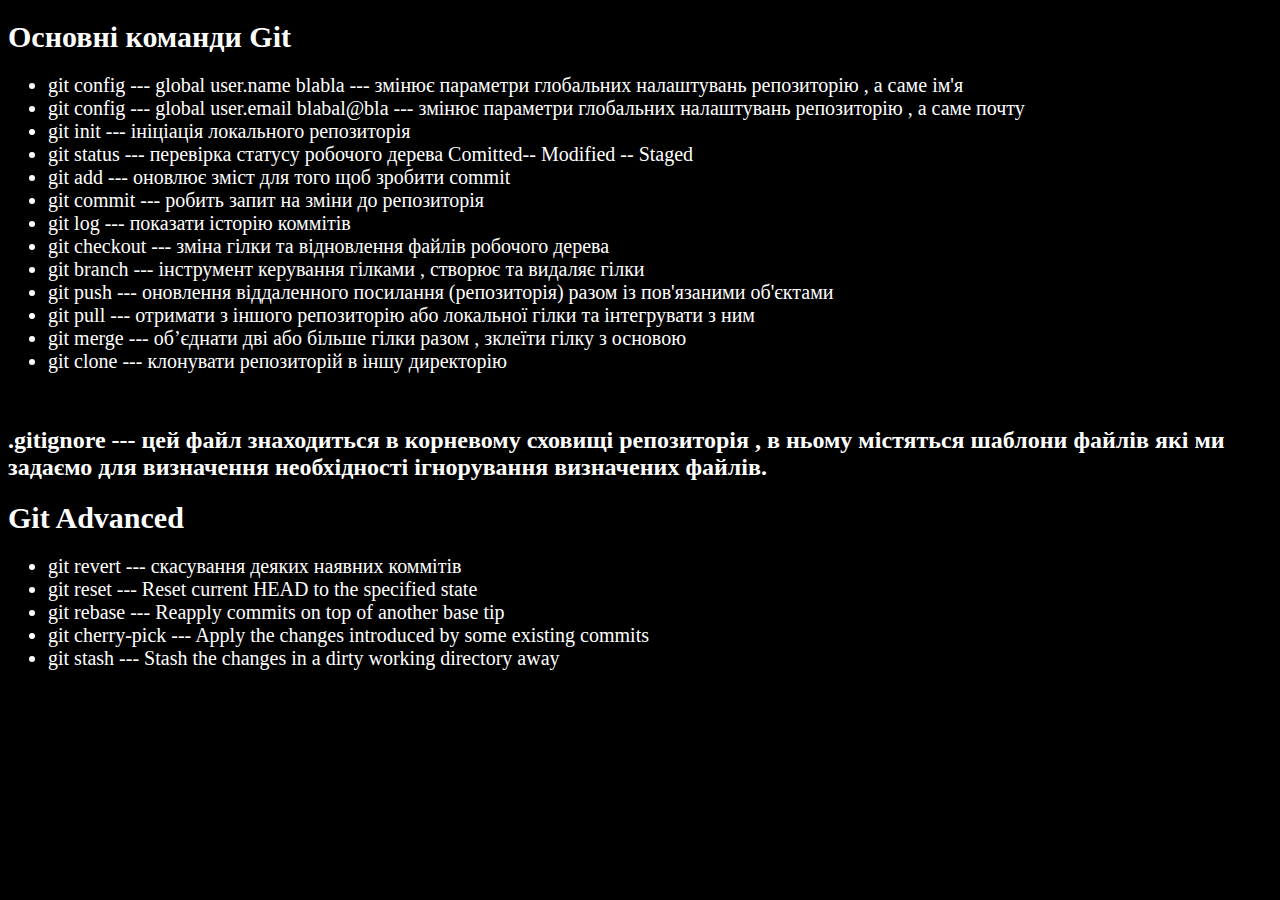
<file: homework#1/index.html>
<!DOCTYPE html>
<html lang="en">

<head>
   <style>
      h1 {
         color: white;
         font-size: 30px;
      }


      li {
         color: white;
         font-size: 20px;
      }
   </style>
   <meta charset="UTF-8">
   <meta http-equiv="X-UA-Compatible" content="IE=edge">
   <meta name="viewport" content="width=device-width, initial-scale=1.0">
   <title>Cursor</title>
</head>

<body style="background-color:black" ;>
   <h1>Основні команди Git</h1>
   <ul>
      <li>git config --- global user.name blabla --- змінює параметри глобальних налаштувань репозиторію , а саме
         ім'я
      </li>
      <li>git config --- global user.email blabal@bla --- змінює параметри глобальних налаштувань репозиторію , а
         саме
         почту</li>
      <li>git init --- ініціація локального репозиторія</li>
      <li>git status --- перевірка статусу робочого дерева Comitted-- Modified -- Staged </li>
      <li>git add --- оновлює зміст для того щоб зробити commit </li>
      <li>git commit --- робить запит на зміни до репозиторія</li>
      <li>git log --- показати історію коммітів</li>
      <li>git checkout --- зміна гілки та відновлення файлів робочого дерева</li>
      <li>git branch --- інструмент керування гілками , створює та видаляє гілки</li>
      <li>git push --- оновлення віддаленного посилання (репозиторія) разом із пов'язаними об'єктами</li>
      <li>git pull --- отримати з іншого репозиторію або локальної гілки та інтегрувати з ним</li>
      <li>git merge --- об’єднати дві або більше гілки разом , зклеїти гілку з основою</li>
      <li>git clone --- клонувати репозиторій в іншу директорію</li>

   </ul>
   <br>

   <h2 style="color: white ">
      .gitignore --- цей файл знаходиться в корневому сховищі репозиторія , в ньому містяться шаблони файлів які ми
      задаємо для визначення необхідності ігнорування визначених файлів.
   </h2>
   <h1>Git Advanced</h1>
   <ul>
      <li>git revert --- скасування деяких наявних коммітів</li>
      <li>git reset --- Reset current HEAD to the specified state</li>
      <li>git rebase --- Reapply commits on top of another base tip</li>
      <li>git cherry-pick --- Apply the changes introduced by some existing commits</li>
      <li>git stash --- Stash the changes in a dirty working directory away</li>
   </ul>
</body>

</html>
</file>
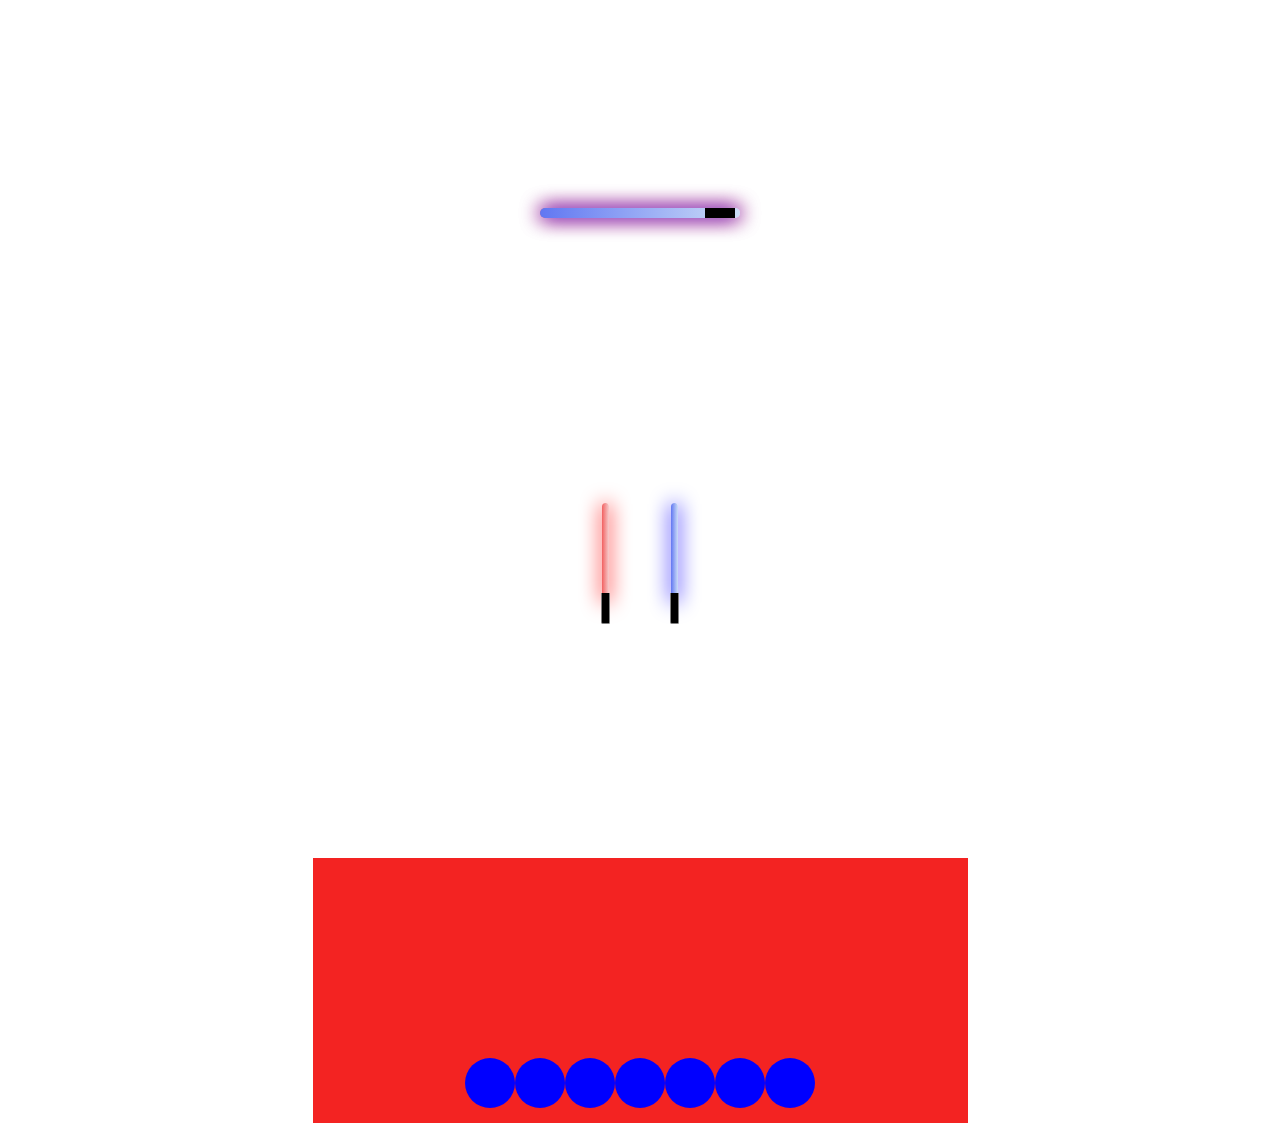
<file: homework10/index.html>
<!DOCTYPE html>
<html lang="en">

<head>
   <meta charset="UTF-8">
   <meta http-equiv="X-UA-Compatible" content="IE=edge">
   <meta name="viewport" content="width=device-width, initial-scale=1.0">
   <link rel="stylesheet" href="./styles/style.css">
   <title>Homework 10</title>
</head>

<body>
   <div class="animations-box_wrapper">
      <div class="starwars">
         <div class="laserblade_red">
            <div class="handle"></div>
         </div>
         <div class="laserblade_blue">
            <div class="handle"></div>
         </div>
      </div>
      <div class="starwars_second">
         <div class="rotate_red">
            <div class="laserblade_red2"></div>
         </div>
         <div class="rotate_blue">
            <div class="laserblade_blue2"></div>
         </div>
      </div>
      <!-- NEWTON ANIMATION  -->

      <div class="newton">

         <div class="wrapper">
            <div class="first-ball"></div>
         </div>
         <svg width="50" height="50">
            <circle cx="25" cy="25" r="25" fill="blue"></circle>
         </svg>
         <svg width="50" height="50">
            <circle cx="25" cy="25" r="25" fill="blue"></circle>
         </svg>
         <svg width="50" height="50">
            <circle cx="25" cy="25" r="25" fill="blue"></circle>
         </svg>
         <svg width="50" height="50">
            <circle cx="25" cy="25" r="25" fill="blue"></circle>
         </svg>
         <svg width="50" height="50">
            <circle cx="25" cy="25" r="25" fill="blue"></circle>
         </svg>
         <div class="wrapper">
            <div class="second-ball"></div>
         </div>

      </div>
   </div>

</body>

</html>
</file>
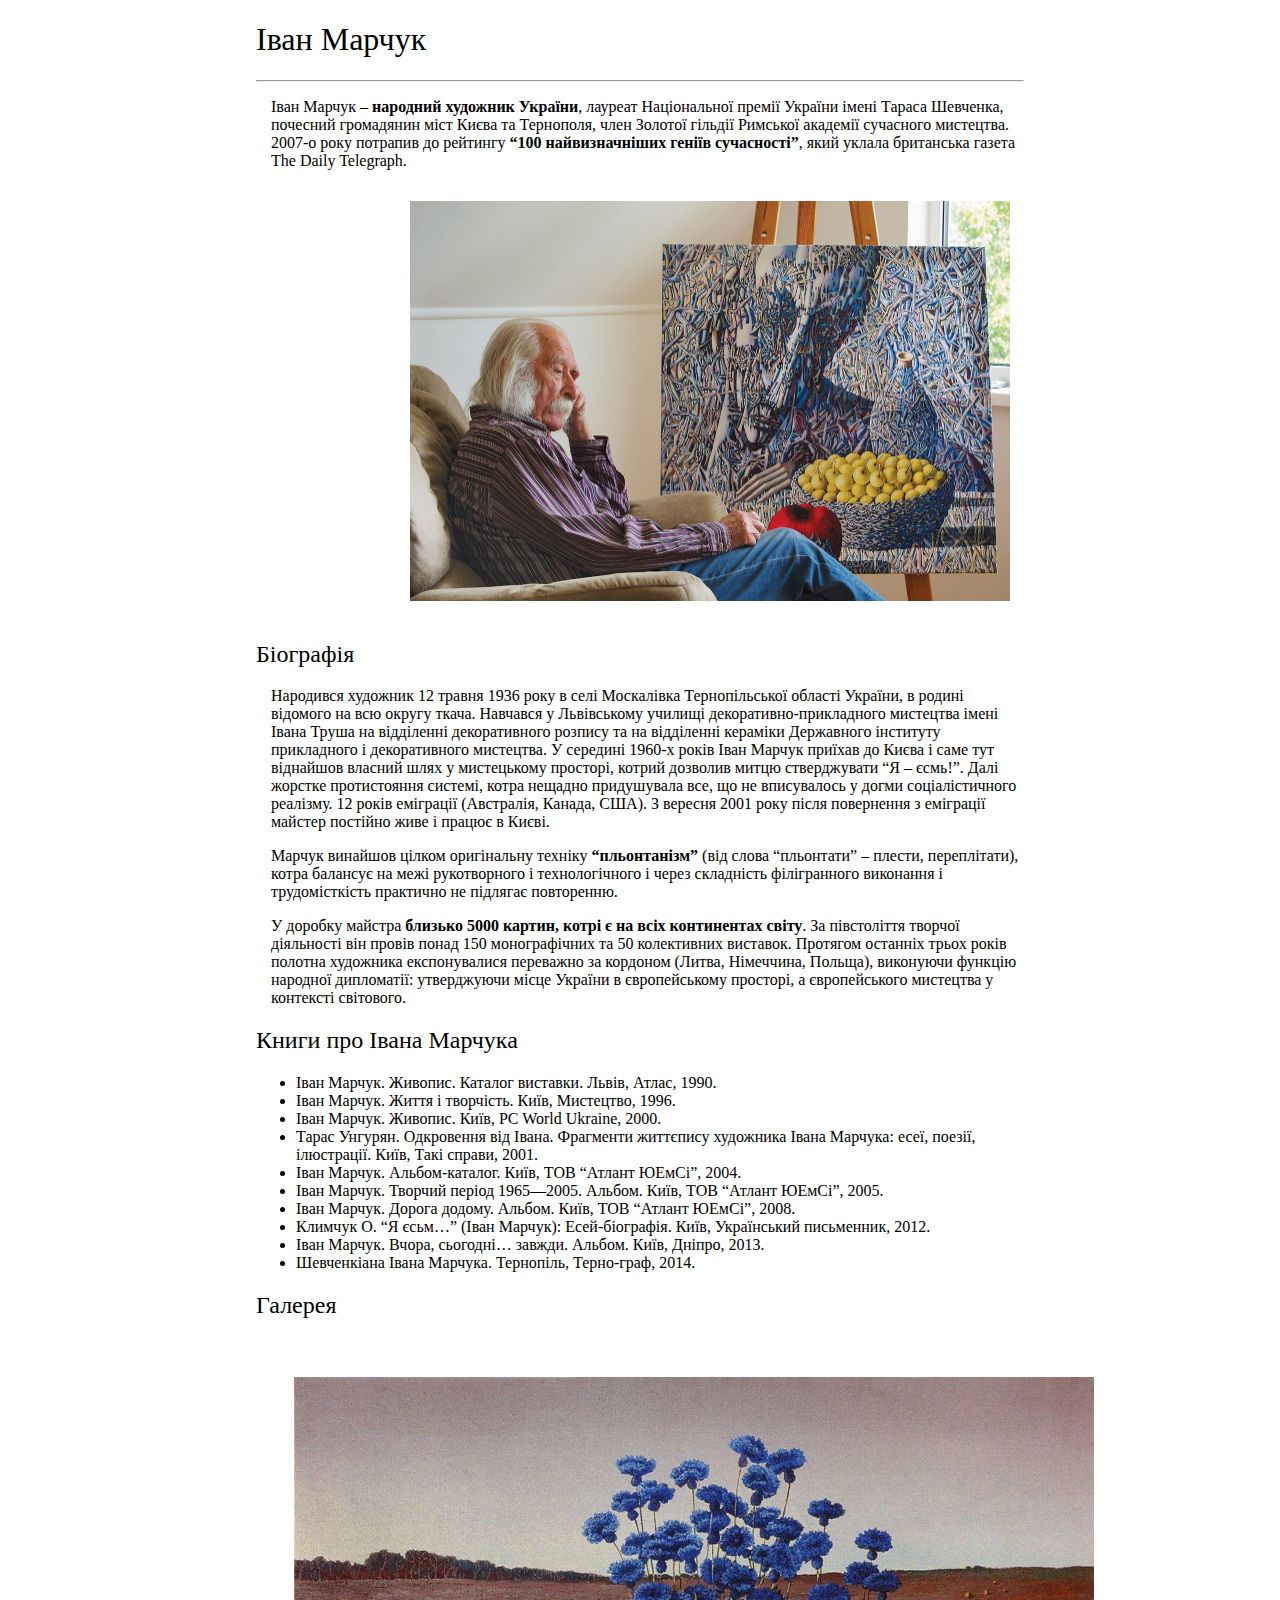
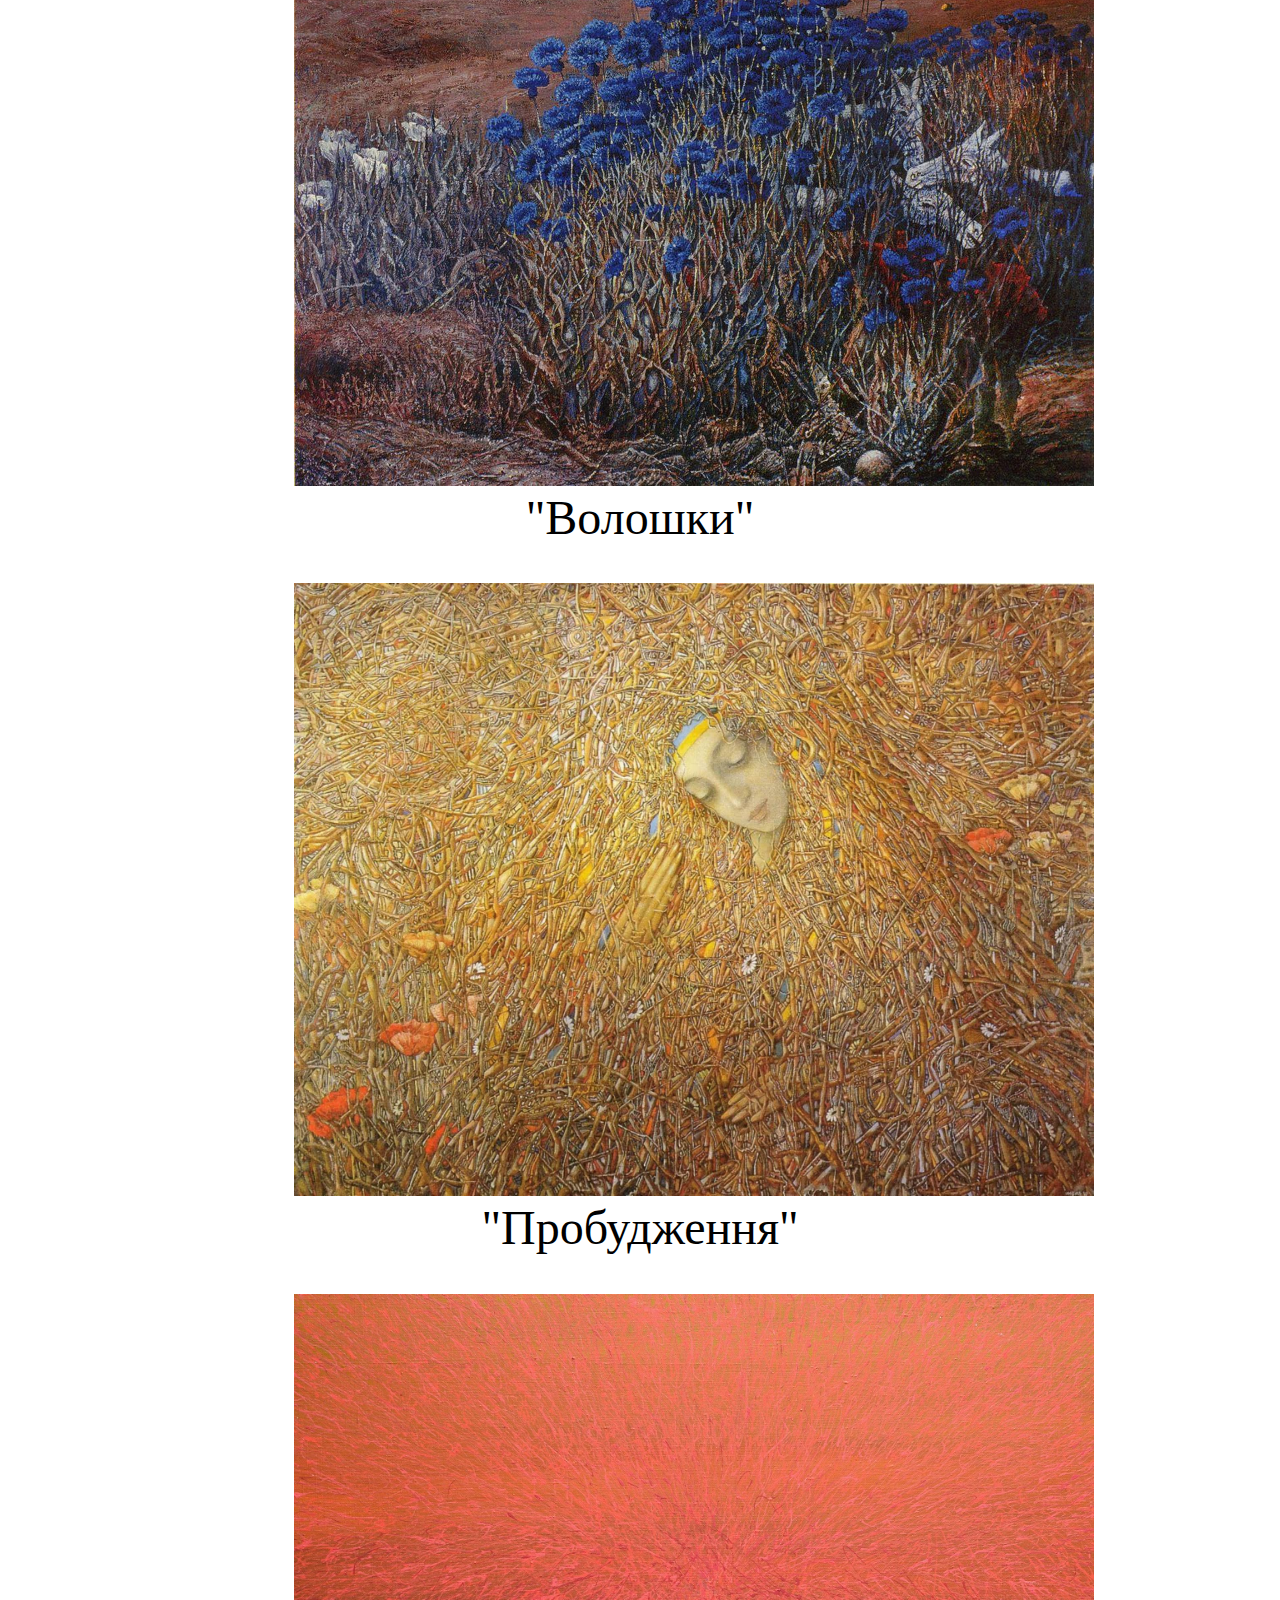
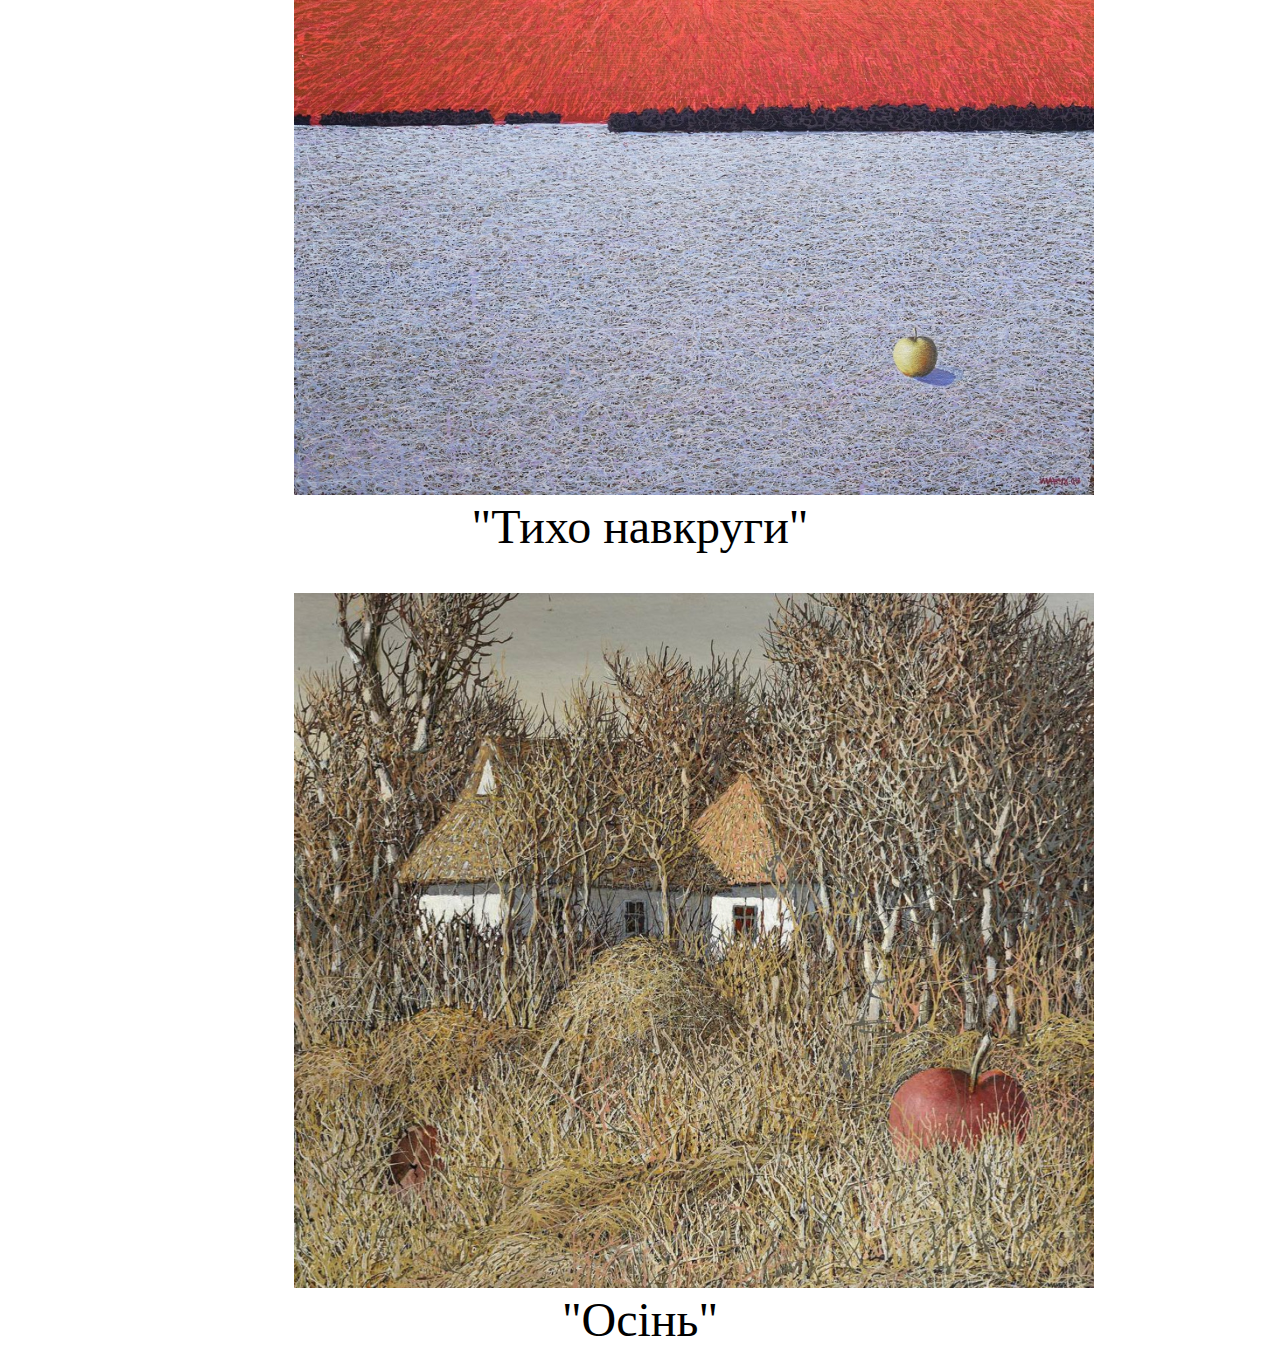
<file: homework2/index.html>
<!DOCTYPE html>
<html lang="en">

<head>
   <style>
      .maintext {
         margin-left: 15px;
      }

      .heading {
         font-family: verdana;
         font-weight: normal;
      }

      .gallery_items {
         margin: 5% 5% 0% 5%;
      }

      .heading_img {
         text-align: center;
         font-size: 3em;
         font-family: Calibri;
      }
   </style>
   <meta charset="UTF-8">
   <meta http-equiv="X-UA-Compatible" content="IE=edge">
   <meta name="viewport" content="width=device-width, initial-scale=1.0">
   <title>Ivan Marchuk</title>

</head>



<body style="margin:0 20% 0 20%;">
   <section>

      <h1 class="heading">Іван Марчук</h1>
      <hr>
      <p class="maintext">Іван Марчук – <strong>народний художник України</strong>, лауреат Національної премії України
         імені Тараса
         Шевченка, почесний
         громадянин міст Києва та Тернополя, член Золотої гільдії Римської академії сучасного мистецтва. 2007-о року
         потрапив до рейтингу <strong>“100 найвизначніших геніїв сучасності”</strong>, який уклала британська газета The
         Daily Telegraph.
      </p>
   </section>
   <img src="./img/original.jpg" alt="Ivan Marchuk photo" width="600px" height="400px" style="margin: 2% 20% 2% 20%;">
   <h2 class="heading">Біографія</h2>
   <main>
      <div class="maintext">
         <p>
            Народився художник 12 травня 1936 року в селі Москалівка Тернопільської області України, в родині відомого
            на
            всю
            округу ткача. Навчався у Львівському училищі декоративно-прикладного мистецтва імені Івана Труша на
            відділенні
            декоративного розпису та на відділенні кераміки Державного інституту прикладного і декоративного мистецтва.
            У
            середині 1960-х років Іван Марчук приїхав до Києва і саме тут віднайшов власний шлях у мистецькому просторі,
            котрий
            дозволив митцю стверджувати “Я – єсмь!”. Далі жорстке протистояння системі, котра нещадно придушувала все,
            що
            не
            вписувалось у догми соціалістичного реалізму. 12 років еміграції (Австралія, Канада, США). З вересня 2001
            року
            після
            повернення з еміграції майстер постійно живе і працює в Києві.
         <p>
            Марчук винайшов цілком оригінальну техніку <strong>“пльонтанізм”</strong> (від слова “пльонтати” ‒ плести,
            переплітати), котра
            балансує на межі рукотворного і технологічного і через складність філігранного виконання і трудомісткість
            практично не підлягає повторенню.
         </p>
         <p>
            У доробку майстра<strong> близько 5000 картин, котрі є на всіх континентах світу</strong>. За
            півстоліття
            творчої
            діяльності він
            провів понад 150 монографічних та 50 колективних виставок. Протягом останніх трьох років полотна художника
            експонувалися переважно за кордоном (Литва, Німеччина, Польща), виконуючи функцію народної дипломатії:
            утверджуючи
            місце України в європейському просторі, а європейського мистецтва у контексті світового.
         </p>
         </p>
      </div>
   </main>

   <section>

      <h2 class="heading">Книги про Івана Марчука</h2>

      <ul>
         <li>Іван Марчук. Живопис. Каталог виставки. Львів, Атлас, 1990.</li>
         <li>Іван Марчук. Життя і творчість. Київ, Мистецтво, 1996.</li>
         <li>Іван Марчук. Живопис. Київ, PC World Ukraine, 2000.</li>
         <li>Тарас Унгурян. Одкровення від Івана. Фрагменти життєпису художника Івана Марчука: есеї, поезії, ілюстрації.
            Київ, Такі справи, 2001.</li>
         <li>Іван Марчук. Альбом-каталог. Київ, ТОВ “Атлант ЮЕмСі”, 2004.</li>
         <li>Іван Марчук. Творчий період 1965—2005. Альбом. Київ, ТОВ “Атлант ЮЕмСі”, 2005.</li>
         <li>Іван Марчук. Дорога додому. Альбом. Київ, ТОВ “Атлант ЮЕмСі”, 2008.</li>
         <li>Климчук О. “Я єсьм…” (Іван Марчук): Есей-біографія. Київ, Український письменник, 2012.</li>
         <li>Іван Марчук. Вчора, сьогодні… завжди. Альбом. Київ, Дніпро, 2013.</li>
         <li>Шевченкіана Івана Марчука. Тернопіль, Терно-граф, 2014.</li>
      </ul>
   </section>

   <section>

      <h2 class="heading">Галерея</h2>

      <img class="gallery_items" src="./img/im-marchuk3.jpg" alt="painting1" width="800px">
      <div class="heading_img">"Волошки"</div>
      <img class="gallery_items" src="./img/ivan-marchuk-2021-ma-005.jpg" alt="painting2" width="800px">
      <div class="heading_img">"Пробудження"</div>
      <img class="gallery_items" src="./img/Marchuk-winter-apple.jpg" alt="painting3" width="800px">
      <div class="heading_img">"Тихо навкруги"</div>
      <img class="gallery_items" src="./img/photo_5386605059472734502_y.jpg" alt="painting4" width="800px">
      <div class="heading_img">"Осінь"</div>

   </section>

</body>


</html>
</file>
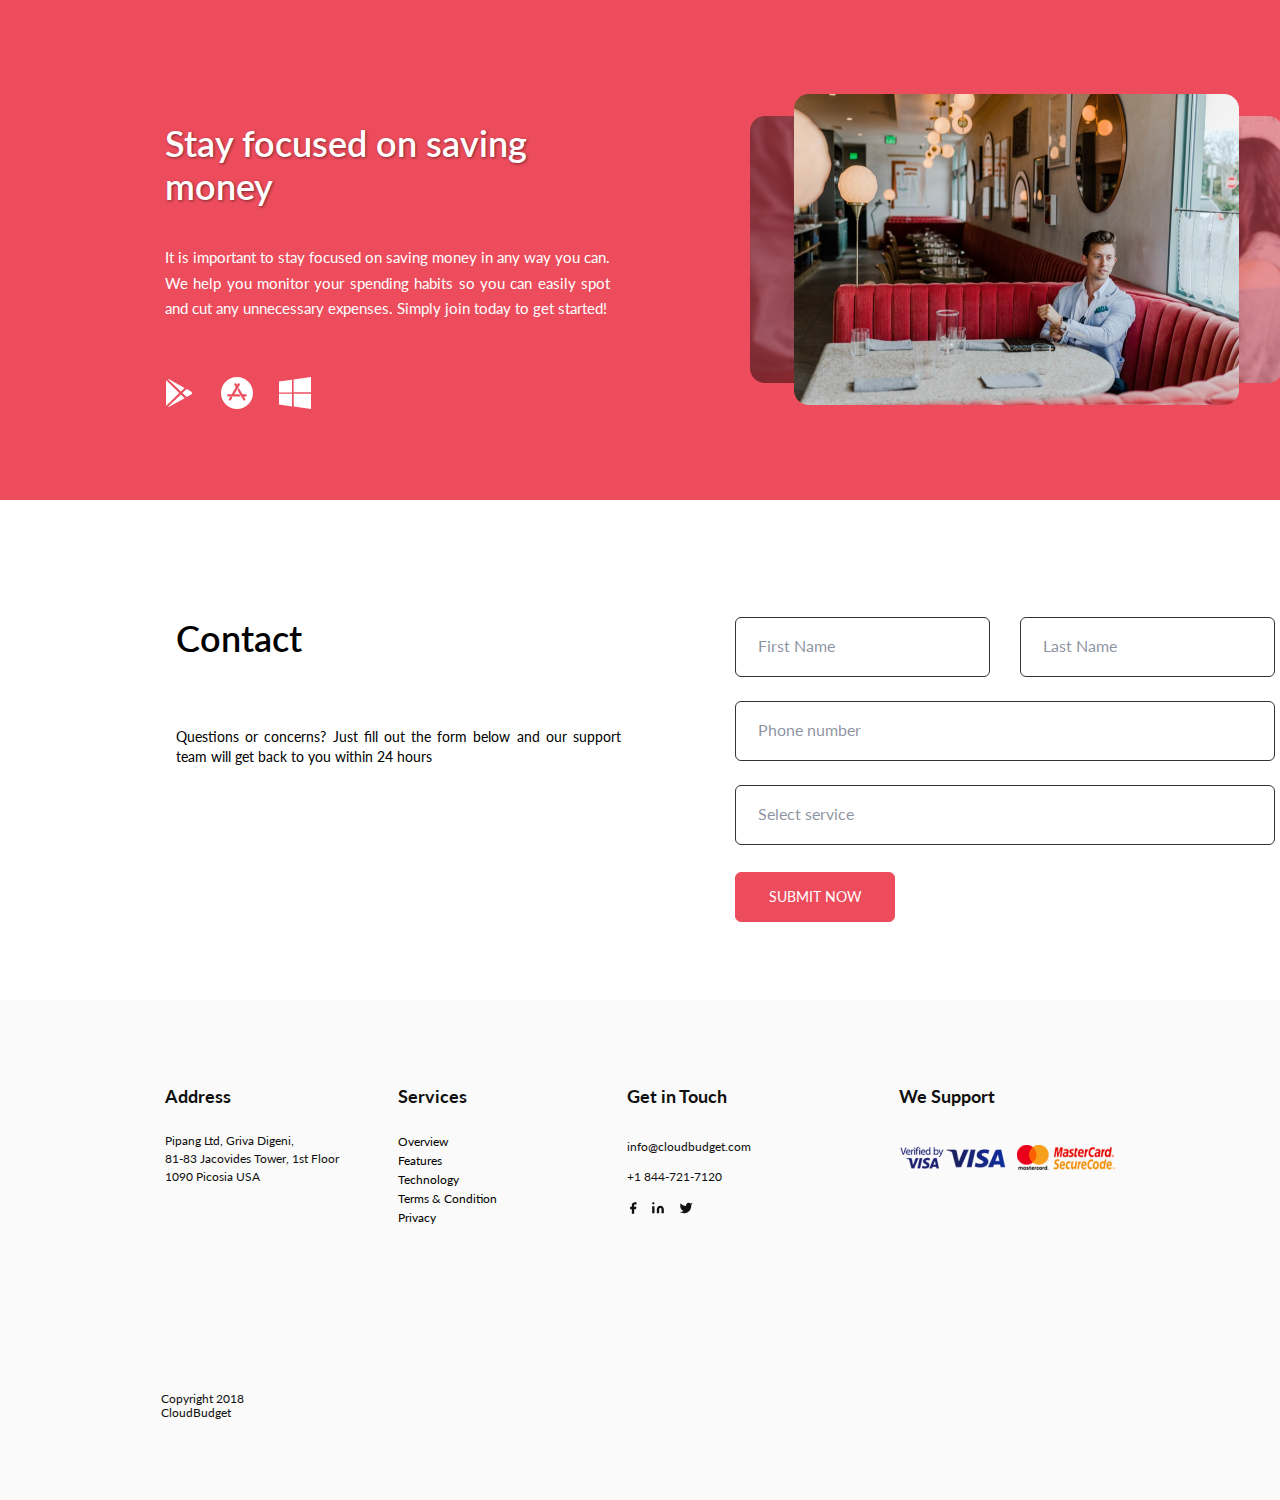
<file: homework4/index.html>
<!DOCTYPE html>
<html lang="en">

<head>
   <meta charset="UTF-8">
   <meta http-equiv="X-UA-Compatible" content="IE=edge">
   <meta name="viewport" content="width=device-width, initial-scale=1.0">
   <link rel="preconnect" href="https://fonts.googleapis.com">
   <link rel="preconnect" href="https://fonts.gstatic.com" crossorigin>
   <link href="https://fonts.googleapis.com/css2?family=Inter:wght@400;500&family=Lato:wght@400;700;900&display=swap" rel="stylesheet">
   <link rel="stylesheet" href="./styles/normalise.css">
   <link rel="stylesheet" href="./styles/styles.css">
   <title>Homework 4</title>
</head>

<body>

   <div id="head_block">
      <div class="info_head">
         <h1>Stay focused on saving money</h1>
         <p>It is important to stay focused on saving money in any way you can. We help you monitor your spending habits so you can easily spot and cut any unnecessary expenses. Simply join today
            to
            get started!</p>
         <div class="head_logos">
            <img src="./img/Vector1.svg" alt="" srcset="">
            <img src="./img/Vector2..svg" alt="">
            <img src="./img/Vector3.svg" alt="">
         </div>
      </div>
      <div class="image_head"></div>
   </div>


   <div class="contact_block">
      <div class="contact_info">
         <h1>Contact</h1>
         <p>Questions or concerns? Just fill out the form below and our support team will get back to you within 24 hours</p>
      </div>
      <div class="contact_input">
         <input id="one" type="text" name="name" id="" placeholder="First Name">
         <input id="two" type="text" name="name" id="" placeholder="Last Name">
         <input id="three" type="number" name="name" id="" placeholder="Phone number">
         <input id="four" type="text" name="name" id="" placeholder="Select service">
         <button><span>Submit now</span></button>
      </div>
   </div>


   <div class="footer_block">
      <div class="adress">
         <h1>Address</h1>
         <p>Pipang Ltd, Griva Digeni,<br>
            81-83 Jacovides Tower, 1st Floor<br>
            1090 Picosia USA</p>
      </div>
      <div class="service">
         <h1>Services</h1>
         <ul>
            <li>Overview</li>
            <li>Features</li>
            <li>Technology</li>
            <li>Terms & Condition</li>
            <li>Privacy</li>
         </ul>
      </div>
      <div class="get_in_touch">
         <h1>Get in Touch</h1>
         <ul>
            <li>info@cloudbudget.com</li>
            <li>+1 844-721-7120</li>
            <div class="footer_get_logos">
               <img src="./img/facebook.svg" alt="">
               <img src="./img/instagram.svg" alt="">
               <img src="./img/twitter.svg" alt="">
            </div>
         </ul>
      </div>
      <div class="we_support">
         <h1>We Support</h1>
         <img src="./img/secure_bottonbar.png" alt="">
         <p class="copyright">Copyright 2018 CloudBudget</p>
      </div>
   </div>

</body>

</html>
</file>
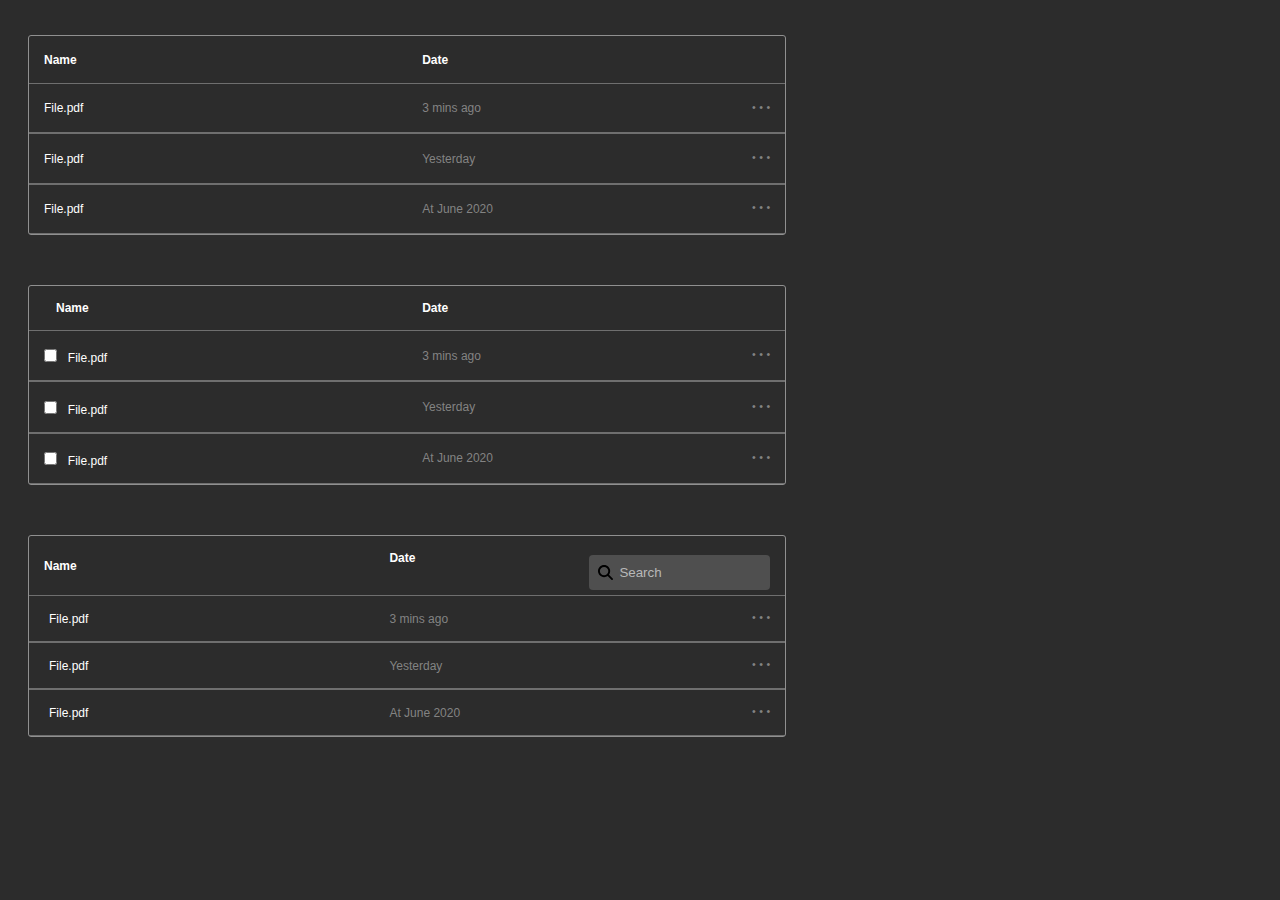
<file: homework5/index.html>
<!DOCTYPE html>
<html lang="en">

<head>
   <meta charset="UTF-8">
   <meta http-equiv="X-UA-Compatible" content="IE=edge">
   <meta name="viewport" content="width=device-width, initial-scale=1.0">
   <link rel="stylesheet" href="https://cdnjs.cloudflare.com/ajax/libs/font-awesome/6.2.0/css/all.min.css"
      integrity="sha512-xh6O/CkQoPOWDdYTDqeRdPCVd1SpvCA9XXcUnZS2FmJNp1coAFzvtCN9BmamE+4aHK8yyUHUSCcJHgXloTyT2A==" crossorigin="anonymous" referrerpolicy="no-referrer" />
   <link rel="stylesheet" href="./styles/styles.css">
   <title>Homework5</title>
</head>

<body>
   <div id="table1">

      <table class="table" cellspacing="0" cellpadding="15">
         <tr>
            <th>Name <i class="fa-solid fa-circle-arrow-down arrow"></i></i></th>
            <th colspan="2">Date</th>
         </tr>
         <tr>
            <td class="name">File.pdf</td>
            <td class="date">3 mins ago</td>
            <td class="dots">• • •</td>
         </tr>
         <tr>
            <td class="name">File.pdf </i></td>
            <td class="date">Yesterday</td>
            <td class="dots">• • •</td>
         </tr>
         <tr>
            <td class="name">File.pdf</td>
            <td class="date">At June 2020</td>
            <td class="dots">• • •</td>
         </tr>
      </table>

   </div>

   <div id="table2">
      <table class="table" cellspacing="0" cellpadding="15">
         <tr>
            <th><i class="fa-solid fa-square-minus fa-lg minus"></i>Name <i class="fa-solid f a-circle-arrow-down arrow"></i></i></th>
            <th colspan="2">Date</th>
         </tr>
         <tr>
            <td class="name"><input type="checkbox" name="" id="checkbox"> File.pdf</td>
            <td class="date">3 mins ago</td>
            <td class="dots">• • •</td>
         </tr>
         <tr>
            <td class="name"><input type="checkbox" name="" id="checkbox"> File.pdf </i></td>
            <td class="date">Yesterday</td>
            <td class="dots">• • •</td>
         </tr>
         <tr>
            <td class="name"><input type="checkbox" name="" id="checkbox"> File.pdf</td>
            <td class="date">At June 2020</td>
            <td class="dots">• • •</td>
         </tr>
      </table>
   </div>
   <div id="table3">

      <table class="table" cellspacing="0" cellpadding="15">
         <tr>
            <th>Name <i class="fa-solid fa-circle-arrow-down arrow"></i></i></th>
            <th class="flex_th" colspan="2">Date
               <input type="search" name="" id="search" placeholder="Search">
            </th>
         </tr>
         <tr>
            <td class="name"><i class="fa-regular fa-folder folder"></i> File.pdf</td>
            <td class="date">3 mins ago</td>
            <td class="dots">• • •</td>
         </tr>
         <tr>
            <td class="name"><i class="fa-regular fa-folder folder"></i> File.pdf </i></td>
            <td class="date">Yesterday</td>
            <td class="dots">• • •</td>
         </tr>
         <tr>
            <td class="name"><i class="fa-regular fa-folder folder"></i> File.pdf</td>
            <td class="date">At June 2020</td>
            <td class="dots">• • •</td>
         </tr>
      </table>

   </div>
</body>

</html>
</file>
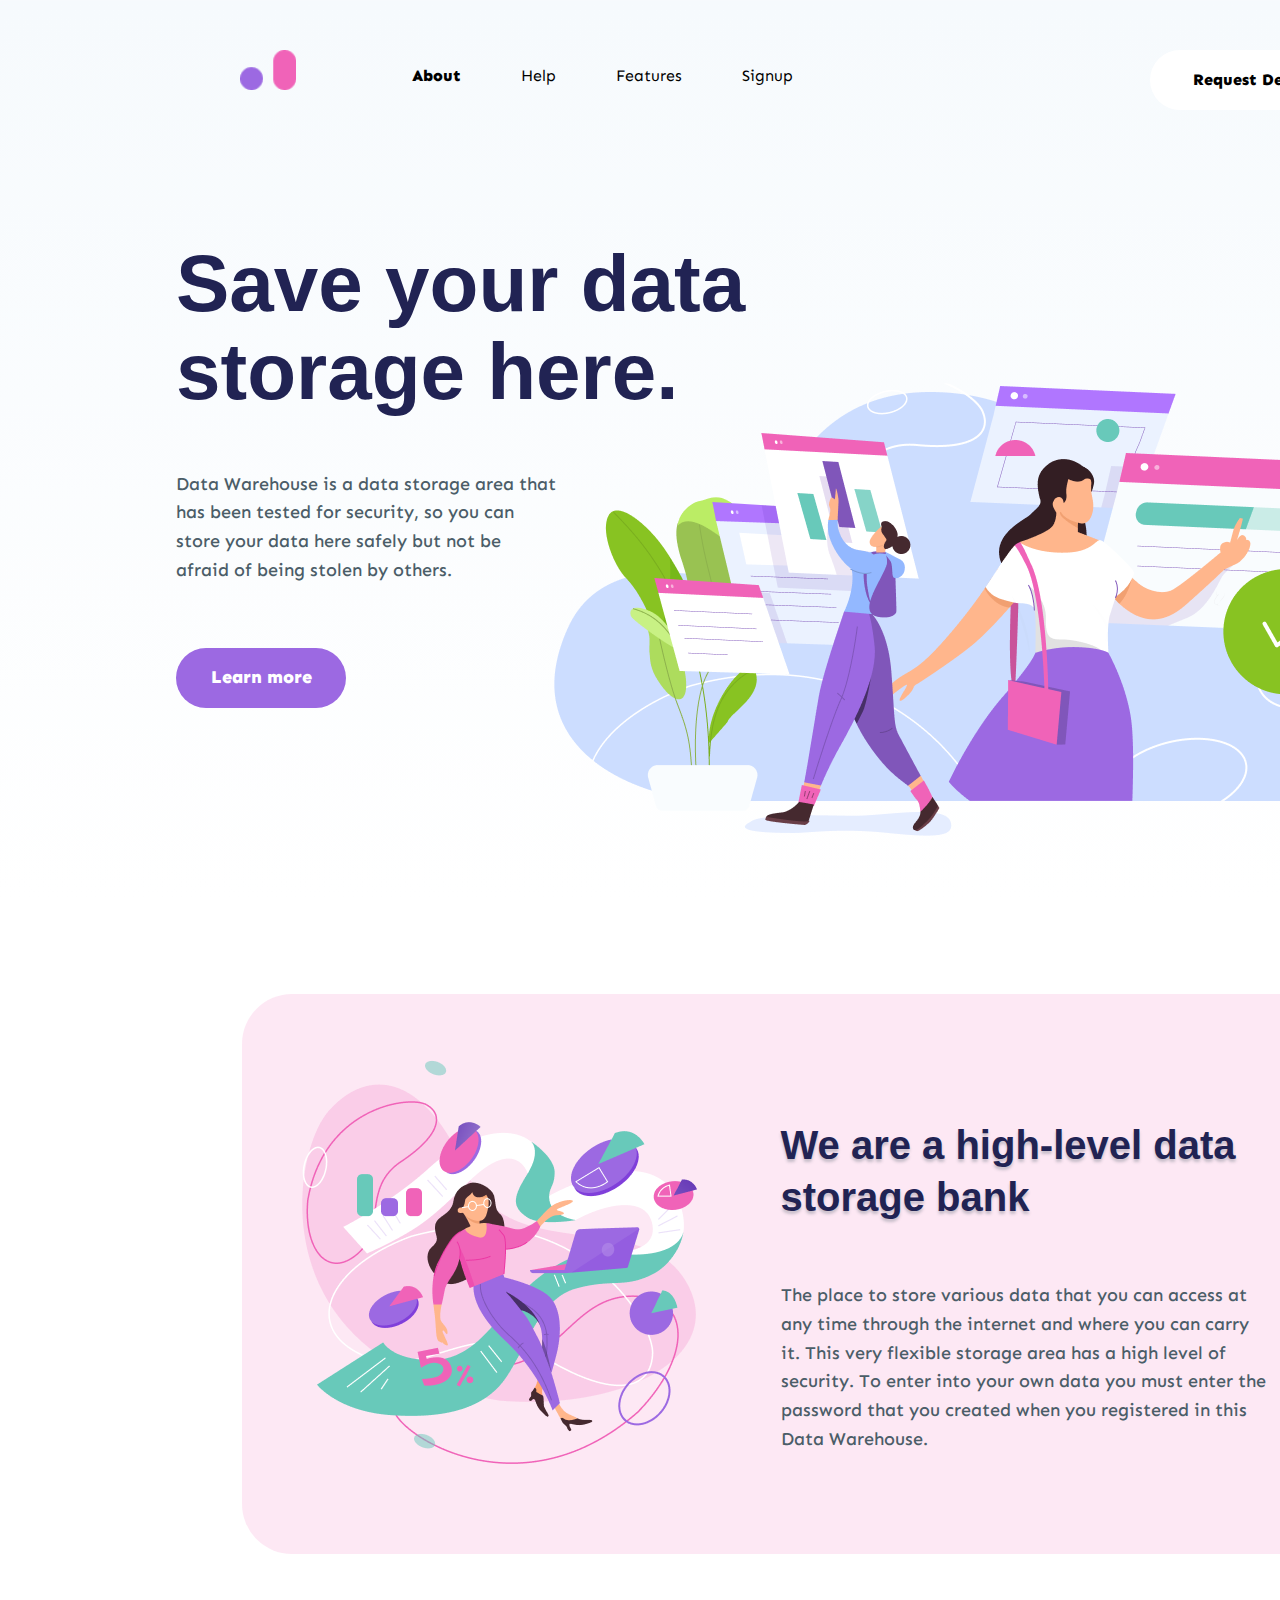
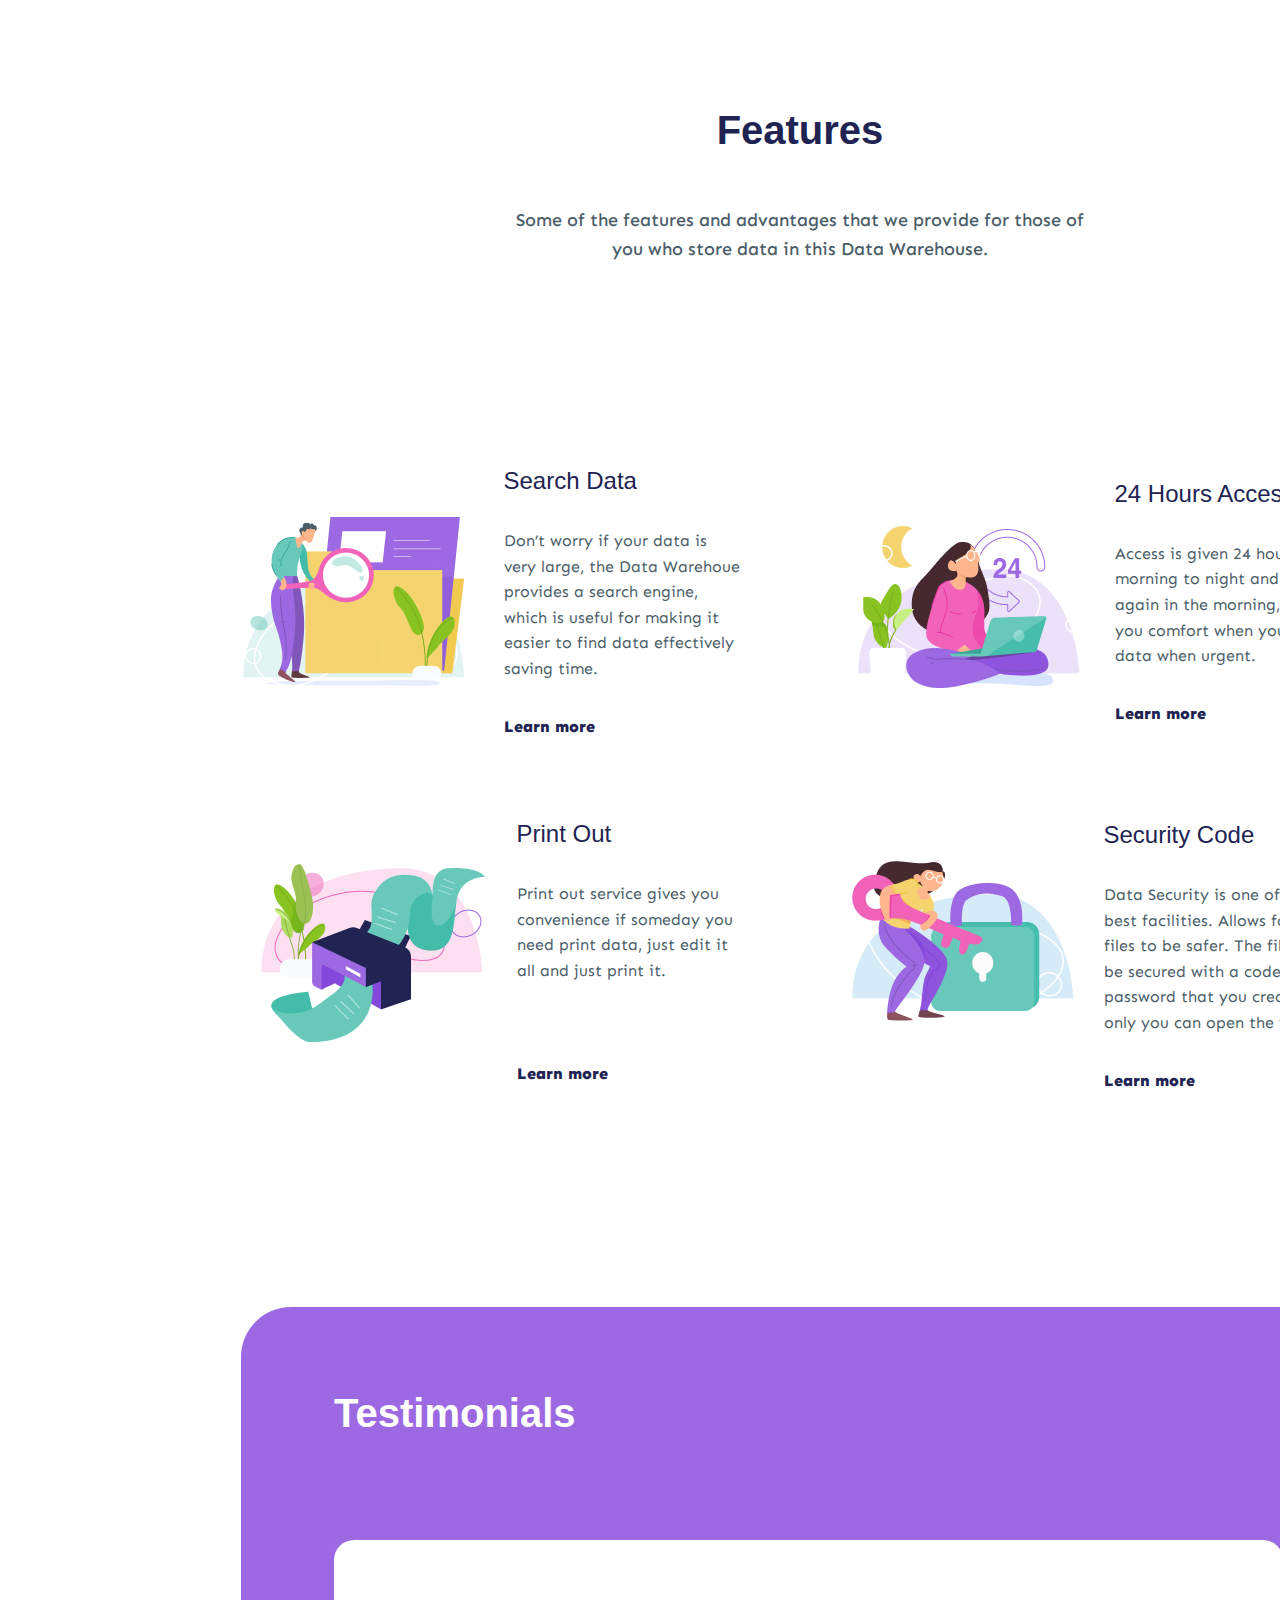
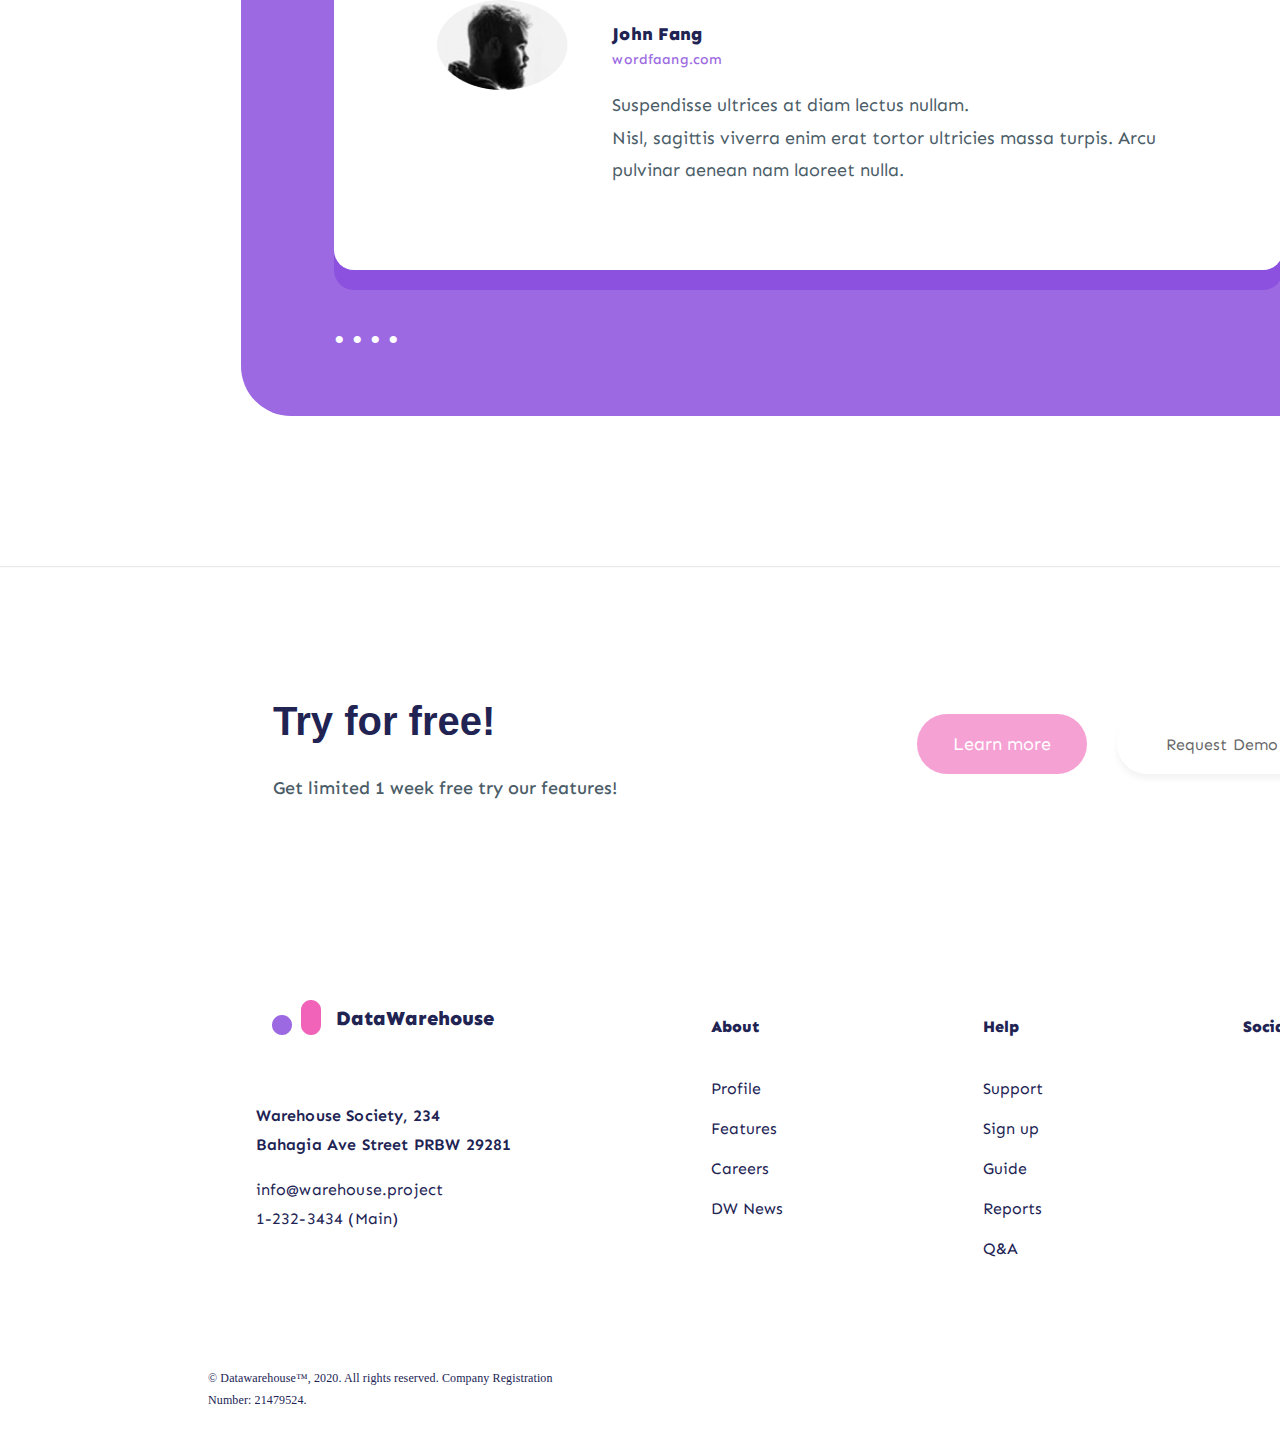
<file: homework6/index.html>
<!DOCTYPE html>
<html lang="en">

<head>
   <meta charset="UTF-8">
   <meta http-equiv="X-UA-Compatible" content="IE=edge">
   <meta name="viewport" content="width=device-width, initial-scale=1.0">
   <link rel="preconnect" href="https://fonts.googleapis.com">
   <link rel="preconnect" href="https://fonts.gstatic.com" crossorigin>
   <link href="https://fonts.googleapis.com/css2?family=Sen:wght@400;700&display=swap" rel="stylesheet">
   <link rel="stylesheet" href="https://cdnjs.cloudflare.com/ajax/libs/font-awesome/6.2.0/css/all.min.css"
      integrity="sha512-xh6O/CkQoPOWDdYTDqeRdPCVd1SpvCA9XXcUnZS2FmJNp1coAFzvtCN9BmamE+4aHK8yyUHUSCcJHgXloTyT2A==" crossorigin="anonymous" referrerpolicy="no-referrer" />
   <link rel="stylesheet" href="./styles/style.css">
   <title>Homework6</title>
</head>

<body>

   <!-- HEADER -->

   <div class="header">
      <img src="./img/Logo.png" alt="" srcset="">

      <ul>
         <li><a><span>About</span></a></li>
         <li><a>Help</a></li>
         <li><a>Features</a></li>
         <li><a>Signup</a></li>
      </ul>

      <button>Request Demo <i class="fa-solid fa-arrow-right arrow"></i></i></button>
   </div>

   <!-- ABOUT BLOCK  -->

   <div class="main_wrapper">
      <div class="main">
         <h1>Save your data storage here.</h1>
         <p>Data Warehouse is a data storage area that has been
            tested for security, so you can store your data here
            safely but not be afraid of being stolen by others.</p>
         <button>Learn more</button>
      </div>
   </div>
   <div class="bottom_main">
      <img src="./img/image2.png" alt="" srcset="">
      <div class="bottom_main_text">
         <h1>We are a high-level
            data
            storage bank</h1>
         <p>The place to store various data that you can access at any time through the internet and where you can carry it.
            This very flexible storage area has a high level of security. To enter into your own data you must enter the password that you created when you registered in this Data Warehouse. </p>
      </div>
   </div>

   <div class="features">
      <h1>Features</h1>
      <p>Some of the features and advantages that we provide for those of you who store data in this Data Warehouse.</p>
   </div>

   <!-- CARDS BLOCK -->

   <div class="cards_wrapper">
      <div class="card1">
         <img src="./img/card1.png" alt="" srcset="" width="232" height="211">
         <div class="card_text">
            <h1>Search Data</h1>
            <p>Don’t worry if your data is very large, the Data Warehoue provides a search engine, which is useful for making it easier to find data effectively saving time.</p>
            <p class="btn">Learn more <i class="fa-solid fa-arrow-right  card_btn"></i></p>
         </div>

      </div>

      <div class="card2">
         <img src="./img/card2.png" alt="" srcset="" width="241" height="185">
         <div class="card_text">
            <h1>24 Hours Access</h1>
            <p>Access is given 24 hours a full morning to night and
               meet again in the morning, giving you comfort when
               you need data when urgent.</p>
            <p class="btn">Learn more <i class="fa-solid fa-arrow-right card_btn "></i></p>
         </div>

      </div>
      <div class="card3">

         <img src="./img/card3.png" alt="" srcset="" width="245" height="181">
         <div class="card_text">
            <h1>Print Out</h1>
            <p>Print out service gives you convenience if someday
               you need print data, just edit it all and just print it.</p>
            <p class="btn">Learn more <i class="fa-solid fa-arrow-right  card_btn "></i></p>
         </div>

      </div>
      <div class="card4">

         <img src="./img/card4.png" alt="" srcset="" width="230" height="201">
         <div class="card_text">
            <h1>Security Code</h1>
            <p>Data Security is one of our best facilities. Allows for your files
               to be safer. The file can be secured with a code or password that
               you created, so only you can open the file.</p>
            <p class="btn">Learn more <i class="fa-solid fa-arrow-right  card_btn "></i></p>

            </p>
         </div>
      </div>
   </div>

   <!-- TESTIMONIALS BLOCK -->

   <div class="testimonials">
      <div class="testimonials_content">
         <h1>Testimonials</h1>
         <div class="testimonials_card">
            <img src="./img/testimonial_img.png" alt="">
            <div class="testimonial_card_text">
               <h1>John Fang</h1>
               <h2>wordfaang.com</h2>
               <p>Suspendisse ultrices at diam lectus nullam.<br>
                  Nisl, sagittis viverra enim erat tortor ultricies massa turpis. Arcu pulvinar aenean nam laoreet nulla.</p>
            </div>
         </div>
         <div class="testimonial_card_bottom">
            <p class="dots"><span>•</span> <span>•</span> <span>•</span> <span>•</span></p><i class="fa-solid fa-arrow-left-long fa-3x arrow-left "></i> <i class="fa-solid fa-arrow-right fa-xl"></i>
         </div>
      </div>

   </div>
   <hr>

   <footer>
      <div class="footer_top">
         <div>
            <h1>Try for free!</h1>
            <p>Get limited 1 week free try our features!</p>
         </div>
         <div class="footer_top_btns">
            <button class="footer_top_btn1">Learn more</button><button class="footer_top_btn2">Request Demo <i class="fa-solid fa-arrow-right fa-xl"></i></button>
         </div>
      </div>

      <div class="footer_info">
         <div class="footer_column1">
            <div>
               <img src="./img/Logo.png" alt="">
               <h2>DataWarehouse</h1>
            </div>
            <h3>Warehouse Society, 234 <br>

               Bahagia Ave Street
               PRBW 29281
            </h3>
            <p>info@warehouse.project<br>
               1-232-3434 (Main)</p>
         </div>
         <div class="footer_column1">
            <h2>
               About
            </h2>
            <li>Profile</li>
            <li>Features</li>
            <li>Careers</li>
            <li>DW News</li>
         </div>
         <div class="footer_column1">
            <h2>Help</h2>
            <li>Support</li>
            <li>Sign up</li>
            <li>Guide</li>
            <li>Reports</li>
            <li>Q&A</li>
         </div>
         <div class="footer_column1">
            <h2>Social Media</h2>
            <div class="social_media_icons"><i class="fa-brands fa-facebook fa-3x"></i><i class="fa-brands fa-square-twitter fa-3x"></i><i class="fa-brands fa-square-instagram fa-3x"></i></div>
         </div>
      </div>
      <p class="copyright">© Datawarehouse™, 2020. All rights reserved.
         Company Registration Number: 21479524.</p>
   </footer>
</body>

</html>
</file>
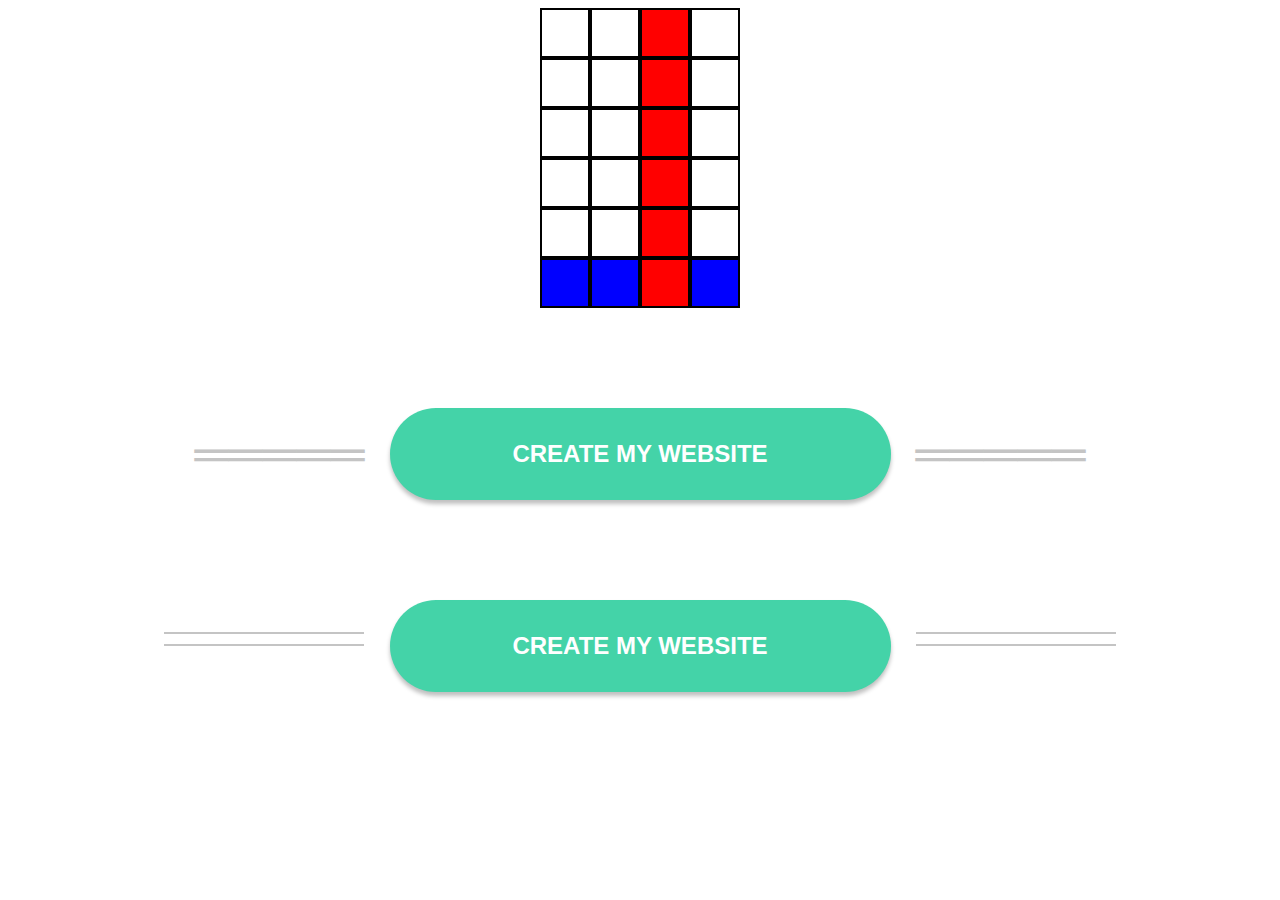
<file: homework8/index.html>
<!DOCTYPE html>
<html lang="en">

<head>
   <meta charset="UTF-8">
   <meta http-equiv="X-UA-Compatible" content="IE=edge">
   <meta name="viewport" content="width=device-width, initial-scale=1.0">
   <link rel="stylesheet" href="./styles/style.css">
   <title>Button</title>
</head>

<body>

   <div class="wrapper">
      <div></div>
      <div></div>
      <div></div>
      <div></div>
      <div></div>
      <div></div>
      <div></div>
      <div></div>
      <div></div>
      <div></div>
      <div></div>
      <div></div>
      <div></div>
      <div></div>
      <div></div>
      <div></div>
      <div></div>
      <div></div>
      <div></div>
      <div></div>
      <div></div>
      <div></div>
      <div></div>
      <div></div>
   </div>




   <div class="button_wrap"><button class="btn_version1">Create my website</button></div>

   <div class="button_wrap"><button class="btn_version2">Create my website</button></div>

</body>

</html>
</file>
<file: homework10/styles/style.css>
.animations-box_wrapper {

   display: flex;
   flex-direction: column;
   gap: 100px;
   align-items: center;
   padding-top: 50px;
}

/* STAR WARS */

.starwars {
   position: relative;
   display: flex;
   flex-direction: column;
   justify-content: center;
   align-items: center;
   width: 400px;
   height: 300px;
   background-image: url(https://starwarsblog.starwars.com/wp-content/uploads/2020/04/star-wars-backgrounds-25.jpg);
   background-size: 150%;
   z-index: 1;
}

.starwars_second {
   position: relative;
   display: flex;
   flex-direction: row;
   justify-content: center;
   align-items: center;
   gap: 60px;
   width: 400px;
   height: 300px;
   background-image: url(https://starwarsblog.starwars.com/wp-content/uploads/2020/04/star-wars-backgrounds-25.jpg);
   background-size: 150%;
   z-index: 1;
}

.laserblade_red {
   position: absolute;
   top: 50%;
   left: 25%;
   width: 200px;
   height: 10px;
   background-image: linear-gradient(to left, rgb(247, 204, 204), rgb(242, 97, 97));
   border-radius: 10px;
   box-shadow: 0px 0px 20px red;
   animation-name: starwars;
   animation-duration: 3s;
   animation-iteration-count: infinite;
   animation-delay: 2s;
   animation-timing-function: ease-in-out;

}

.laserblade_blue {
   position: absolute;
   top: 50%;
   left: 25%;
   width: 200px;
   height: 10px;
   background-image: linear-gradient(to left, rgb(204, 221, 247), rgb(97, 119, 242));
   border-radius: 10px;
   box-shadow: 0px 0px 20px rgb(25, 0, 255);
   animation-name: laserblade_blue;
   animation-duration: 3s;
   animation-iteration-count: infinite;
   animation-delay: 2s;
   animation-timing-function: ease-in-out;

}

.laserblade_blue::after {
   content: "";
   position: absolute;
   right: 0px;
   height: 10px;
   width: 30px;
   background-color: black;
   margin-right: 5px;
}


.laserblade_red:after {
   content: "";
   position: absolute;
   left: 0px;
   height: 10px;
   width: 30px;
   background-color: black;
   margin-left: 5px;
}

.laserblade_red2 {
   position: relative;
   height: 30px;
   width: 7px;
   background-color: black;
   border: 1px solid grey;
   border-top: none;
   border-bottom-left-radius: 2px;
   border-bottom-right-radius: 2px;

}

.laserblade_red2::after {
   content: "";
   position: absolute;
   top: -300%;
   height: 100px;
   width: 7px;
   background-image: linear-gradient(to left, rgb(247, 204, 204), rgb(242, 97, 97));
   box-shadow: 0px 0px 20px red;
   border-radius: 10px;
   /* transform: rotateY(90deg); */
   animation-name: laserblade-red2_rotateY;
   animation-duration: 3s;
   animation-iteration-count: infinite;
   animation-timing-function: cubic-bezier(0.49, 0.32, 0, 1.11);
   animation-direction: alternate;
   z-index: -1;
}



.laserblade_blue2 {
   position: relative;
   height: 30px;
   width: 7px;
   background-color: black;
   border: 1px solid grey;
   border-top: none;
   border-bottom-left-radius: 2px;
   border-bottom-right-radius: 2px;
}


.laserblade_blue2::after {
   content: "";
   position: absolute;
   top: -300%;
   height: 100px;
   width: 7px;
   background-image: linear-gradient(to left, rgb(204, 221, 247), rgb(97, 119, 242));
   box-shadow: 0px 0px 20px rgb(17, 0, 255);
   border-radius: 10px;
   /* transform: rotateY(90deg); */
   animation-name: laserblade-red2_rotateY;
   animation-duration: 3s;
   animation-iteration-count: infinite;
   animation-timing-function: cubic-bezier(0.49, 0.32, 0, 1.11);
   animation-direction: alternate;
   z-index: -1;
}

.rotate_red {
   animation-name: laserblade-red_rotate;
   animation-duration: 3s;
   animation-iteration-count: infinite;
   animation-direction: alternate;

}

.rotate_blue {
   animation-name: laserblade-blue_rotate;
   animation-duration: 3s;
   animation-iteration-count: infinite;
   animation-direction: alternate;
}


/*  STAR WARS ANIMATION */


@keyframes laserblade-red2_rotateY {
   0% {
      transform: rotateY(90deg);
   }

   15% {
      transform: rotateY(90deg);
   }

   100% {
      transform: rotateY(0deg);
   }
}

@keyframes laserblade-red_rotate {
   0% {
      transform: rotate(0deg);

   }



   60% {
      transform: rotate(0deg);
   }

   100% {
      transform: rotate(45deg);
   }
}

@keyframes laserblade-blue_rotate {
   0% {
      transform: rotate(0deg);

   }



   60% {
      transform: rotate(0deg);
   }

   100% {
      transform: rotate(-45deg);
   }
}


@keyframes starwars {

   0% {
      transform: rotate(0deg)
   }

   50% {
      transform: rotate(170deg);
   }

   60% {
      transform: rotate(170deg);
   }

   80% {
      transform: rotate(0deg);
   }

   100% {
      transform: rotate(0deg);
   }

}

@keyframes laserblade_blue {

   0% {
      transform: rotate(0deg);
   }

   50% {
      transform: rotate(-170deg);
   }

   60% {
      transform: rotate(-170deg);
   }

   80% {
      transform: rotate(0deg);
   }

   100% {
      transform: rotate(0deg);
   }
}


/* NEWTON */

.newton {
   position: relative;
   display: flex;
   flex-direction: row;
   justify-content: center;
   align-items: flex-end;
   width: 655px;
   height: 250px;
   background: #F32322;
   z-index: 1;
   padding-bottom: 15px;
}

.first-ball {
   z-index: -10;
   position: relative;

   width: 50px;
   height: 250px;
   background-color: rgba(34, 143, 151, 0);
   animation-name: rotate_first_ball;
   animation-duration: 2s;
   animation-timing-function: cubic-bezier(0.03, 0.12, 0.3, 1.0);
   animation-iteration-count: infinite;
   animation-direction: alternate-reverse;


}

.second-ball {
   z-index: -10;
   position: relative;

   width: 50px;
   height: 250px;
   background-color: rgba(34, 143, 151, 0);
   animation-name: rotate_second_ball;
   animation-duration: 2s;
   animation-timing-function: cubic-bezier(0.03, 0.12, 0.3, 1.0);
   animation-iteration-count: infinite;
   animation-direction: alternate;
}

.second-ball::after {
   content: "";
   position: absolute;
   bottom: -50px;
   width: 50px;
   height: 50px;
   background-color: blue;
   border-radius: 25px;
   z-index: 2;
   opacity: 1;
   animation-name: color;
   animation-duration: 2s;
   animation-iteration-count: infinite;
   animation-direction: alternate;

}

.wrapper {
   transform: translateY(-20%);
}


.first-ball::after {
   content: "";
   position: absolute;
   bottom: -50px;
   width: 50px;
   height: 50px;
   background-color: blue;
   border-radius: 25px;
   z-index: 2;
   opacity: 1;
   animation-name: color;
   animation-duration: 2s;
   animation-iteration-count: infinite;
   animation-direction: alternate-reverse;
}

@keyframes rotate_first_ball {


   0% {
      transform: rotate(0deg);
   }

   50% {
      transform: rotate(0deg);
   }

   100% {
      transform: rotate(90deg);
   }
}

@keyframes rotate_second_ball {
   0% {
      transform: rotate(0deg);
   }

   50% {
      transform: rotate(0deg);
   }

   100% {
      transform: rotate(-90deg);
   }


}

@keyframes color {
   0% {
      background-color: blue;
   }

   40% {
      background-color: blue;
   }

   100% {
      background-color: rgb(255, 217, 3);
   }

}
</file>
<file: homework4/styles/styles.css>
body {
   width: 100%;
   height: 1500px;
}

h1 {
   margin-block-start: 0;
   margin-block-end: 0;
   margin-inline-start: 0px;
   margin-inline-end: 0px;
   font-weight: bold;
}

#head_block {
   width: 100%;
   height: 33.3%;
   background-color: #ED4C5C;
   padding: 95px 0px;

}

.info_head {
   width: 445px;
   height: 621px;
   margin-left: 163px;
}

.info_head h1 {
   position: absolute;
   width: 445px;
   height: 107px;
   left: 165px;
   top: 122px;

   font-family: 'Lato';
   font-style: normal;
   font-weight: 600;
   font-size: 36px;
   line-height: 43px;
   text-shadow: 1px 1px 3px rgba(0, 0, 0, 0.473);
   color: #FFFFFF;
}

.info_head p {
   position: absolute;
   width: 445px;
   height: 64px;
   left: 165px;
   top: 230px;

   font-family: 'Lato';
   font-style: normal;
   font-weight: 400;
   font-size: 15px;
   line-height: 170%;
   /* or 20px */

   text-align: justify;

   color: #FFFFFF;
}

.head_logos {
   display: flex;
   flex-direction: row;
   gap: 26px;
   position: absolute;
   margin-top: 20px;
   width: 134px;
   height: 32px;
   left: 163px;
   top: 357px;
}

.head_logos img:hover {
   cursor: pointer;
}

.image_head {
   position: absolute;
   width: 533px;
   height: 311px;
   left: 750px;
   top: 94px;
   background-image: url(../img/Slider.png);
}

.contact_block {
   width: 100%;
   height: 500px;
   background-color: #ffffff;
   padding: 117px 165px 0 165px;

}

.contact_info {
   position: absolute;
   width: 445px;
   height: 160px;
   left: 176px;
   top: 617px;
}

.contact_info h1 {
   font-family: 'Lato';
   font-style: normal;
   font-weight: 600;
   font-size: 36px;
   line-height: 43px;

   color: #000000
}

.contact_info p {
   position: absolute;
   top: 60%;
   font-family: 'Lato';
   font-style: normal;
   font-weight: 400;
   font-size: 14px;
   line-height: 140%;
   /* or 20px */

   text-align: justify;

   color: #000000;
}

.contact_input #one {
   box-sizing: border-box;

   position: absolute;
   width: 255px;
   height: 60px;
   left: 735px;
   top: 617px;


   /* Gray 1 */

   border: 1px solid #333333;
   border-radius: 6px;
}

.contact_input #two {
   box-sizing: border-box;

   position: absolute;
   width: 255px;
   height: 60px;
   left: 1020px;
   top: 617px;

   /* Gray 1 */

   border: 1px solid #333333;
   border-radius: 6px;
}

.contact_input #three {
   box-sizing: border-box;

   position: absolute;
   width: 540px;
   height: 60px;
   left: 735px;
   top: 701px;

   /* Gray 1 */

   border: 1px solid #333333;
   border-radius: 6px;
}

.contact_input #four {
   box-sizing: border-box;

   position: absolute;
   width: 540px;
   height: 60px;
   left: 735px;
   top: 785px;

   /* Gray 1 */

   border: 1px solid #333333;
   border-radius: 6px;
}

.contact_input button {
   box-sizing: border-box;

   position: absolute;
   width: 160px;
   height: 50px;
   left: 735px;
   top: 872px;

   background: #ED4C5C;
   border: 1.5px solid #ED4C5C;
   border-radius: 6px;
}

.contact_input button span {
   font-family: 'Lato';
   font-style: normal;
   font-weight: 400;
   font-size: 14px;
   line-height: 17px;
   /* identical to box height */

   text-transform: uppercase;

   color: #FFFFFF;
}

.contact_input input::placeholder {
   font-family: 'Lato';
   font-style: normal;
   font-weight: 400;
   font-size: 16px;
   line-height: 19px;
   padding-left: 20px;
   color: rgba(19, 39, 67, 0.5);
}

.contact_input button:hover {
   cursor: pointer;
}

.footer_block {
   width: 100%;
   height: 500px;
   background-color: #FAFAFA;
   padding: 85px 165px;
   display: flex;
   flex-direction: row;
   gap: 50px;

}

.footer_block .adress {
   width: 259px;
   height: 264px;
   font-family: 'Lato';
   font-style: normal;
   font-weight: 400;
   font-size: 12px;
   line-height: 150%;



   color: #101010;
}

.footer_block .adress p {
   font-family: 'Lato';
   font-style: normal;
   font-weight: 400;
   font-size: 12px;
   line-height: 150%;
   /* or 18px */


   color: #101010;
}

.footer_block h1 {
   font-family: 'Lato';
   font-style: normal;
   font-weight: 700;
   font-size: 18px;
   line-height: 22px;
   /* identical to box height */
   margin-bottom: 25px;



   color: #101010;
}



.footer_block .service {
   width: 254px;
   height: 164px;
}

.footer_block .service ul {


   font-family: 'Lato';
   font-style: normal;
   font-weight: 400;
   font-size: 12px;
   line-height: 160%;
   /* or 19px */
   text-decoration: none;
   list-style: none;
   text-transform: capitalize;
   padding-left: 0px;
   color: #000000;
}

.footer_block .get_in_touch {
   width: 122px;
   height: 128px;
   margin-right: 100px;
}

.footer_block .get_in_touch ul {
   font-family: 'Lato';
   font-style: normal;
   font-weight: 400;
   font-size: 12px;
   line-height: 30px;
   list-style: none;
   color: #101010;
   padding-left: 0px;
}

.footer_get_logos {
   display: flex;
   gap: 15px;
   margin-top: 10px;
   margin-left: 3px;
}

.footer_get_logos img:hover {
   cursor: pointer;
}

.footer_block .we_support img {
   margin-top: 10px;
}

.copyright {
   position: absolute;
   width: 155px;
   height: 14px;
   left: 161px;
   top: 1380px;

   font-family: 'Lato';
   font-style: normal;
   font-weight: 400;
   font-size: 12px;
   line-height: 14px;

   color: #101010;
}
</file>
<file: homework5/styles/styles.css>
body {
   background-color: #2c2c2c;
   margin-top: 35px;
   color: white;
   font-size: 0.75em;
}

.table {
   width: 60%;
   height: 200px;
   margin-left: 20px;
   border: 1px solid rgb(144, 144, 144);
   border-radius: 3px;


}

th {
   text-align: left;
   font-family: Verdana, Geneva, Tahoma, sans-serif;
   font-weight: 800;
}


.dots {
   width: 10%;
   text-align: right;
   color: #b1b1b1aa;
}

.dots:hover {
   color: white;
   cursor: pointer;
}

.date {
   width: 40%;
   color: #b1b1b1aa;
   font-family: sans-serif;
}

.name {
   width: 50%;
   font-family: Verdana, Geneva, Tahoma, sans-serif;

}

td {
   border-top: thin solid rgba(133, 133, 133, 0.759);
   border-bottom: thin solid rgb(133, 133, 133, 0.759);
}

.arrow {
   margin-left: 10px;
}

.arrow:hover {
   cursor: pointer;
}

#table2,
#table3 {

   margin-top: 50px;
}

.minus {
   margin-right: 12px;
}

input#checkbox {
   margin-left: -0.5px;
   margin-right: 8px;
}

.folder {
   color: rgb(50, 74, 235);
   margin-right: 5px;
}

input#search {
   height: 35px;
   margin-left: 200px;
   margin-top: -10px;
   margin-bottom: -10px;
   background-color: #4f4f4f;
   background-image: url(../img/magnifying-glass-solid.svg);
   background-repeat: no-repeat;
   background-position: 5%;
   background-size: 15px;
   text-indent: 10px;
   border-style: none;
   border-radius: 4px;
}

input#search::placeholder {
   padding-left: 18px;
   color: #b8b8b8;
}

input#search:hover {
   background-image: none;
   cursor: pointer;
}
</file>
<file: homework6/styles/style.css>
body {
   position: relative;
   width: 1600px;
   height: 4600px;
   margin: 0px auto;
   background: linear-gradient(180deg, #F6FAFD 0%, #FFFFFF 19.4%);
}

hr {
   width: 100%;
   margin: 0px 0px;
   background: #9C69E2;
   opacity: 0.2;
}

/* HEADER */

.header {
   position: relative;
   width: 1120px;
   display: flex;
   flex-direction: row;
   margin: 50px auto;
   justify-content: space-between;

}

.header img {

   height: 40px;
}

.header ul {
   display: flex;
   margin-left: -400px;
   width: 322px;
   flex-direction: row;
   justify-content: space-between;
   list-style: none;


}

.header li {
   margin: 0px 30px;
   font-family: 'Sen';
   cursor: pointer;
}

.header li a span {
   font-weight: 800;

}




.header button {
   width: 210px;
   height: 60px;
   font-family: 'Sen';
   font-weight: 800;
   font-size: 16px;
   line-height: 160%;
   background: #FFFFFF;
   border-radius: 50px;
   border-style: none;
}

.header button i {
   margin-left: 10px;
}


.arrow {
   color: #9C69E2;
}

/* ABOUT */

.main {
   width: 645px;
   height: 464px;
   margin-top: 130px;
}

.main h1 {
   font-family: 'Helvetica';
   font-style: normal;
   font-weight: 700;
   font-size: 80px;
   line-height: 110%;
   margin-top: 0px;
   color: #212353;
}

.main p {
   width: 380px;
   height: 120px;
   font-family: 'Sen';
   font-weight: 500;
   font-size: 18px;
   line-height: 160%;
   color: #4B5D68;
}

.main button {
   width: 170px;
   height: 60px;
   background: #9C69E2;
   border-radius: 50px;
   font-family: 'Sen';
   font-style: normal;
   font-weight: 800;
   font-size: 18px;
   line-height: 160%;
   color: #FFFFFF;
   margin-top: 40px;
   border-style: none;
}


.main_wrapper {
   width: 1248px;
   height: 754px;
   margin: 0 auto;
   background-image: url(../img/image1.png);
   background-size: 885px;
   background-position: 100%;
   background-repeat: no-repeat;
}

.bottom_main {
   display: flex;
   flex-direction: row;
   width: 1117px;
   height: 560px;
   margin: 0px auto;

   background: rgba(240, 99, 184, 0.15);
   border-radius: 50px;

}

.bottom_main img {
   width: 477px;
   height: 504px;
   margin-right: 62px;
}

.bottom_main_text {
   display: flex;
   flex-direction: column;
   margin-right: 93px;
}

.bottom_main_text h1 {
   font-family: 'Helvetica';
   font-style: normal;
   font-weight: 700;
   font-size: 40px;
   line-height: 130%;
   color: #212353;
   margin-top: 125px;
   margin-bottom: 40px;
   text-shadow: 0px 3px 3px rgba(75, 93, 104, 0.3);
}

.bottom_main_text p {
   font-family: 'Sen';
   font-style: normal;
   font-weight: 500;
   font-size: 18px;
   line-height: 160%;
   color: #4B5D68;
}

.features {
   display: flex;
   flex-direction: column;
   text-align: center;
}

.features h1 {
   font-family: 'Helvetica';
   font-style: normal;
   font-weight: 700;
   font-size: 40px;
   line-height: 130%;
   color: #212353;
   margin-top: 150px;
   margin-bottom: 0px;
}

.features p {

   width: 584px;
   height: 58px;
   margin-top: 50px;
   align-self: center;
   color: #4B5D68;
   font-family: 'Sen';
   font-style: normal;
   font-weight: 500;
   font-size: 18px;
   line-height: 160%;

}

/* CARDS */

.cards_wrapper {
   display: flex;
   max-width: 1117px;
   height: 700px;
   justify-content: space-between;
   flex-wrap: wrap;
   margin: 150px auto 0 auto;

}

.card1,
.card2,
.card3,
.card4 {
   display: flex;
   width: 515px;
   height: 340px;
   flex-direction: row;
   justify-content: center;
   align-items: center;
}

.card1 img {
   margin-top: 40px;

}



.card_text {
   display: flex;
   flex-direction: column;
   margin-left: 30px;
}

.card_text h1 {
   font-family: 'Helvetica';
   font-style: normal;
   font-weight: 400;
   font-size: 24px;
   line-height: 130%;
   color: #212353;
}

.card_text p {
   font-family: 'Sen';
   font-style: normal;
   font-weight: 400;
   font-size: 16px;
   line-height: 160%;
   color: #4B5D68;
   margin-right: 15px;
}

p.btn {
   font-family: 'Sen';
   font-style: normal;
   font-weight: 900;
   font-size: 16px;
   line-height: 160%;
   letter-spacing: 0.005em;

   color: #212353;
}

p.btn:hover {
   cursor: pointer;
}

.card_btn {
   margin-left: 20px;
}

.card4 .card_text {
   margin-top: 40px;
}

.card3 p.btn {
   padding-top: 45px;
}

/* TESTIMONIALS */

.testimonials {
   display: flex;
   width: 1118px;
   height: 709px;
   justify-content: center;
   align-items: center;
   margin-top: 175px;
   background: #9C69E2;
   border-radius: 50px;
   margin: 175px auto 150px auto;

}

.testimonials h1 {
   margin: 0 0 88px 0;
   font-family: 'Helvetica';
   font-style: normal;
   font-weight: 700;
   font-size: 40px;
   line-height: 130%;
   color: #FFFFFF;
}

.testimonials_card {
   display: flex;
   flex-direction: row;
   width: 949px;
   height: 330px;

   background: #FFFFFF;
   box-shadow: 0px 20px 0px rgba(130, 64, 221, 0.568);
   border-radius: 20px;
}

.testimonial_card_text h1 {
   font-family: 'Sen';
   font-style: normal;
   font-weight: 900;
   font-size: 18px;
   line-height: 160%;

   letter-spacing: 0.005em;
   color: #212353;
}

.testimonial_card_text h2 {

   font-family: 'Sen';
   font-style: normal;
   font-weight: 500;
   font-size: 14px;
   line-height: 160%;
   letter-spacing: 0.01em;
   color: #9C69E2;
}

.testimonial_card_text p {
   font-family: 'Sen';
   font-style: normal;
   font-weight: 400;
   font-size: 18px;
   line-height: 180%;
   color: #4B5D68;
}

.testimonials_card img {
   width: 132.42px;
   height: 90px;
   margin-left: 102px;
   margin-top: 60px;
   margin-right: 44px;
}

.testimonial_card_text {
   margin-right: 112px;
   margin-top: 80px;
}

.testimonial_card_text h1 {
   margin: 0 0;
}

.testimonial_card_text h2 {
   margin-top: 0px;
}


.testimonials_content {
   width: 950px;
   height: 600px;
   display: flex;
   flex-direction: column;
   justify-content: space-between;
   margin: 109px 76px 58px 93px;
}

.testimonials_content .dots {
   display: inline-block;
   margin-top: 40px;
   color: white;
   font-size: 30px;
}



.testimonial_card_bottom {
   display: flex;
   flex-direction: row;
   justify-content: space-between;
   align-items: center;
}

.testimonial_card_bottom .arrow-left {
   color: white;
   margin-left: 600px;

}

.testimonial_card_bottom .fa-arrow-right {
   color: white;
}


/* FOOTER TOP */

.footer_top {
   width: 1600px;
   display: flex;
   flex-direction: row;
   justify-content: center;
   gap: 300px;
   margin-top: 100px;
}

.footer_top h1 {
   font-family: 'Helvetica';
   font-style: normal;
   font-weight: 700;
   font-size: 40px;
   line-height: 130%;
   color: #212353;
}

.footer_top p {
   font-family: 'Sen';
   font-style: normal;
   font-weight: 500;
   font-size: 18px;
   line-height: 160%;
   color: #4B5D68;
}

.footer_top_btns {
   align-self: center;
}

.footer_top_btn1 {
   width: 170px;
   height: 60px;
   background: #F063B8;
   border-radius: 50px;
   border-style: none;
   font-family: 'Sen';
   font-weight: 400;
   font-size: 18px;
   line-height: 160%;
   color: #FFFFFF;
   opacity: 0.6;
}

.footer_top_btn2 {
   width: 210px;
   height: 60px;
   background: #FFFFFF;
   box-shadow: 0px 5px 5px rgba(75, 93, 104, 0.1);
   border-radius: 50px;
   border-style: none;
   font-family: 'Sen';
   font-weight: 400;
   font-size: 16px;
   line-height: 160%;
   letter-spacing: 0.005em;
   margin-left: 30px;
   opacity: 0.6;
}



/* FOOTER INFO */

.footer_info {
   display: flex;
   flex-direction: row;
   justify-content: center;
   list-style: none;
   gap: 200px;
   margin-top: 180px;
}

.footer_column1 div {
   display: flex;
   flex-direction: row;
   align-items: center;
   justify-content: center;
   margin-bottom: 67px;
}

.footer_column1 img {
   width: 49px;
   height: 35px;
   margin-right: 15px;
}

.footer_column1 div h2 {
   font-family: 'Sen';
   font-weight: 900;
   font-size: 20px;
   line-height: 160%;
   color: #212353;
   /* align-self: center; */
   margin: auto 0;

}

.footer_column1 h3 {
   font-family: 'Sen';
   font-weight: 600;
   font-size: 16px;
   line-height: 180%;
   letter-spacing: 0.01em;
   color: #212353;
}

.footer_column1 p {
   font-family: 'Sen';
   font-weight: 400;
   font-size: 16px;
   line-height: 180%;
   letter-spacing: 0.01em;
   color: #212353;
}

.footer_info h2 {
   font-family: 'Sen';

   font-weight: 900;
   font-size: 16px;
   line-height: 160%;
   color: #212353;
   margin-bottom: 30px;
}

.footer_info li {
   font-family: 'Sen';
   font-weight: 400;
   font-size: 16px;
   line-height: 250%;
   color: #212353;
}

.footer_info li:hover {
   font-weight: 800;
   cursor: pointer;
}

.social_media_icons {
   display: flex;
   flex-direction: row;
   gap: 20px;
   margin-top: 20px;
   opacity: 0.5;
}



.copyright {
   position: absolute;
   width: 360px;
   bottom: 0.5%;
   left: 13%;
   height: 50px;
   font-family: 'Avenir';
   font-style: normal;
   font-weight: 400;
   font-size: 12px;
   line-height: 180%;

   display: flex;
   align-items: center;
   letter-spacing: 0.01em;
   color: #212353
}

.for_help {
   width: 60px;
   height: 60px;
   display: flex;
   background-color: #9b69e265;
   border-radius: 50px;
   justify-content: center;
   align-items: center;
}





/* HOVERS */

.header li:hover {
   font-weight: 800;

}

.social_media_icons i:hover {
   cursor: pointer;
   opacity: 1;
   color: #bb32f1;
   text-shadow: 0 0 2px rgba(0, 0, 0, 0.568);
}

.footer_top_btn1:hover,
.footer_top_btn2:hover {
   cursor: pointer;
   opacity: 1;
}

.fa-arrow-right:hover,
.arrow-left:hover {
   cursor: pointer;
   color: #F063B8;
}

.testimonials_content .dots span:hover {
   color: #F063B8;
   cursor: pointer;

}

.main button:hover {
   cursor: pointer;
   box-shadow: 2px 8px 8px rgba(75, 93, 104, 0.1);
}

.header button:hover {
   cursor: pointer;
   box-shadow: 0px 5px 5px rgba(75, 93, 104, 0.1);
}
</file>
<file: homework8/styles/style.css>
.wrapper {
   width: 200px;
   height: 300px;
   margin: auto auto;
   display: grid;
   grid-template-columns: 1fr 1fr 1fr 1fr;
   grid-template-rows: auto;
}

.wrapper div {
   border: 2px solid black;
}



.wrapper div:nth-last-child(-n+4) {
   display: block;
   background-color: blue;

}

.wrapper div:nth-child(4n+3) {
   display: block;
   background-color: red;

}








/* BUTTON */

.button_wrap {
   width: 100%;
   display: flex;
   justify-content: center;
   margin-top: 100px;
}

button {
   position: relative;
   background: #44D3A8;
   width: 501px;
   height: 92px;
   box-shadow: 0px 4px 4px rgba(0, 0, 0, 0.25);
   border-radius: 100px;
   font-family: 'Helvetica';
   font-style: normal;
   font-weight: 700;
   font-size: 24px;
   line-height: 28px;
   align-items: center;
   text-align: center;
   text-transform: uppercase;
   color: #FFFFFF;
   border-style: none;
   transition: all 0.5s ease;

}

/* VERSION 1 */

.btn_version1::after {
   content: " ═════";
   font-size: 2em;

   color: #C4C4C4;
   position: absolute;
   right: 105%;
   z-index: -1;
   transition: all 0.5s;
}


.btn_version1::before {
   content: " ═════";
   font-size: 2em;

   color: #C4C4C4;
   position: absolute;
   left: 105%;
   z-index: -1;
   transition: all 0.5s;
}

.btn_version1:hover::after {
   right: 40%;
   transition: all 0.5s;
}

.btn_version1:hover::before {
   left: 40%;
   transition: all 0.5s;
}

.btn_version1:hover {
   cursor: pointer;
   width: 300px;
   color: black;
   box-shadow: 0px 3px 0px gray;
}

/* VERSION 1 */



/* VERSION 2 */


.btn_version2::after {
   content: " ";
   position: absolute;
   z-index: -1;
   right: 105%;
   width: 200px;
   height: 10px;
   border-top: 2px solid #C4C4C4;
   border-bottom: 2px solid #C4C4C4;
   transition: all 0.5s;

}


.btn_version2::before {
   content: " ";
   position: absolute;
   z-index: -1;
   left: 105%;
   width: 200px;
   height: 10px;
   border-top: 2px solid #C4C4C4;
   border-bottom: 2px solid #C4C4C4;
   transition: all 0.5s;
}

.btn_version2:hover {
   font-size: 27px;
   color: black;
   cursor: pointer;
}

.btn_version2:hover::after {
   scale: 1.3;
   z-index: -1;
   right: 40%;
   transition: all 1s ease;

}

.btn_version2:hover::before {
   scale: 1.3;
   z-index: -1;
   left: 40%;
   transition: all 1s ease;

}

/* VERSION 2 */


/* BUTTON END */
</file>
<file: homework4/styles/normalise.css>
/*! normalize.css v8.0.1 | MIT License | github.com/necolas/normalize.css */

/* Document
   ========================================================================== */

/**
 * 1. Correct the line height in all browsers.
 * 2. Prevent adjustments of font size after orientation changes in iOS.
 */
* {
   box-sizing: border-box;
}

html {
   line-height: 1.15;
   /* 1 */
   -webkit-text-size-adjust: 100%;
   /* 2 */
}

/* Sections
    ========================================================================== */

/**
  * Remove the margin in all browsers.
  */

body {
   margin: 0;
}

/**
  * Render the `main` element consistently in IE.
  */

main {
   display: block;
}

/**
  * Correct the font size and margin on `h1` elements within `section` and
  * `article` contexts in Chrome, Firefox, and Safari.
  */

h1 {
   font-size: 2em;
   margin: 0.67em 0;
}

/* Grouping content
    ========================================================================== */

/**
  * 1. Add the correct box sizing in Firefox.
  * 2. Show the overflow in Edge and IE.
  */

hr {
   box-sizing: content-box;
   /* 1 */
   height: 0;
   /* 1 */
   overflow: visible;
   /* 2 */
}

/**
  * 1. Correct the inheritance and scaling of font size in all browsers.
  * 2. Correct the odd `em` font sizing in all browsers.
  */

pre {
   font-family: monospace, monospace;
   /* 1 */
   font-size: 1em;
   /* 2 */
}

/* Text-level semantics
    ========================================================================== */

/**
  * Remove the gray background on active links in IE 10.
  */

a {
   background-color: transparent;
}

/**
  * 1. Remove the bottom border in Chrome 57-
  * 2. Add the correct text decoration in Chrome, Edge, IE, Opera, and Safari.
  */

abbr[title] {
   border-bottom: none;
   /* 1 */
   text-decoration: underline;
   /* 2 */
   text-decoration: underline dotted;
   /* 2 */
}

/**
  * Add the correct font weight in Chrome, Edge, and Safari.
  */

b,
strong {
   font-weight: bolder;
}

/**
  * 1. Correct the inheritance and scaling of font size in all browsers.
  * 2. Correct the odd `em` font sizing in all browsers.
  */

code,
kbd,
samp {
   font-family: monospace, monospace;
   /* 1 */
   font-size: 1em;
   /* 2 */
}

/**
  * Add the correct font size in all browsers.
  */

small {
   font-size: 80%;
}

/**
  * Prevent `sub` and `sup` elements from affecting the line height in
  * all browsers.
  */

sub,
sup {
   font-size: 75%;
   line-height: 0;
   position: relative;
   vertical-align: baseline;
}

sub {
   bottom: -0.25em;
}

sup {
   top: -0.5em;
}

/* Embedded content
    ========================================================================== */

/**
  * Remove the border on images inside links in IE 10.
  */

img {
   border-style: none;
}

/* Forms
    ========================================================================== */

/**
  * 1. Change the font styles in all browsers.
  * 2. Remove the margin in Firefox and Safari.
  */

button,
input,
optgroup,
select,
textarea {
   font-family: inherit;
   /* 1 */
   font-size: 100%;
   /* 1 */
   line-height: 1.15;
   /* 1 */
   margin: 0;
   /* 2 */
}

/**
  * Show the overflow in IE.
  * 1. Show the overflow in Edge.
  */

button,
input {
   /* 1 */
   overflow: visible;
}

/**
  * Remove the inheritance of text transform in Edge, Firefox, and IE.
  * 1. Remove the inheritance of text transform in Firefox.
  */

button,
select {
   /* 1 */
   text-transform: none;
}

/**
  * Correct the inability to style clickable types in iOS and Safari.
  */

button,
[type="button"],
[type="reset"],
[type="submit"] {
   -webkit-appearance: button;
}

/**
  * Remove the inner border and padding in Firefox.
  */

button::-moz-focus-inner,
[type="button"]::-moz-focus-inner,
[type="reset"]::-moz-focus-inner,
[type="submit"]::-moz-focus-inner {
   border-style: none;
   padding: 0;
}

/**
  * Restore the focus styles unset by the previous rule.
  */

button:-moz-focusring,
[type="button"]:-moz-focusring,
[type="reset"]:-moz-focusring,
[type="submit"]:-moz-focusring {
   outline: 1px dotted ButtonText;
}

/**
  * Correct the padding in Firefox.
  */

fieldset {
   padding: 0.35em 0.75em 0.625em;
}

/**
  * 1. Correct the text wrapping in Edge and IE.
  * 2. Correct the color inheritance from `fieldset` elements in IE.
  * 3. Remove the padding so developers are not caught out when they zero out
  *    `fieldset` elements in all browsers.
  */

legend {
   box-sizing: border-box;
   /* 1 */
   color: inherit;
   /* 2 */
   display: table;
   /* 1 */
   max-width: 100%;
   /* 1 */
   padding: 0;
   /* 3 */
   white-space: normal;
   /* 1 */
}

/**
  * Add the correct vertical alignment in Chrome, Firefox, and Opera.
  */

progress {
   vertical-align: baseline;
}

/**
  * Remove the default vertical scrollbar in IE 10+.
  */

textarea {
   overflow: auto;
}

/**
  * 1. Add the correct box sizing in IE 10.
  * 2. Remove the padding in IE 10.
  */

[type="checkbox"],
[type="radio"] {
   box-sizing: border-box;
   /* 1 */
   padding: 0;
   /* 2 */
}

/**
  * Correct the cursor style of increment and decrement buttons in Chrome.
  */

[type="number"]::-webkit-inner-spin-button,
[type="number"]::-webkit-outer-spin-button {
   height: auto;
}

/**
  * 1. Correct the odd appearance in Chrome and Safari.
  * 2. Correct the outline style in Safari.
  */

[type="search"] {
   -webkit-appearance: textfield;
   /* 1 */
   outline-offset: -2px;
   /* 2 */
}

/**
  * Remove the inner padding in Chrome and Safari on macOS.
  */

[type="search"]::-webkit-search-decoration {
   -webkit-appearance: none;
}

/**
  * 1. Correct the inability to style clickable types in iOS and Safari.
  * 2. Change font properties to `inherit` in Safari.
  */

::-webkit-file-upload-button {
   -webkit-appearance: button;
   /* 1 */
   font: inherit;
   /* 2 */
}

/* Interactive
    ========================================================================== */

/*
  * Add the correct display in Edge, IE 10+, and Firefox.
  */

details {
   display: block;
}

/*
  * Add the correct display in all browsers.
  */

summary {
   display: list-item;
}

/* Misc
    ========================================================================== */

/**
  * Add the correct display in IE 10+.
  */

template {
   display: none;
}

/**
  * Add the correct display in IE 10.
  */

[hidden] {
   display: none;
}
</file>
